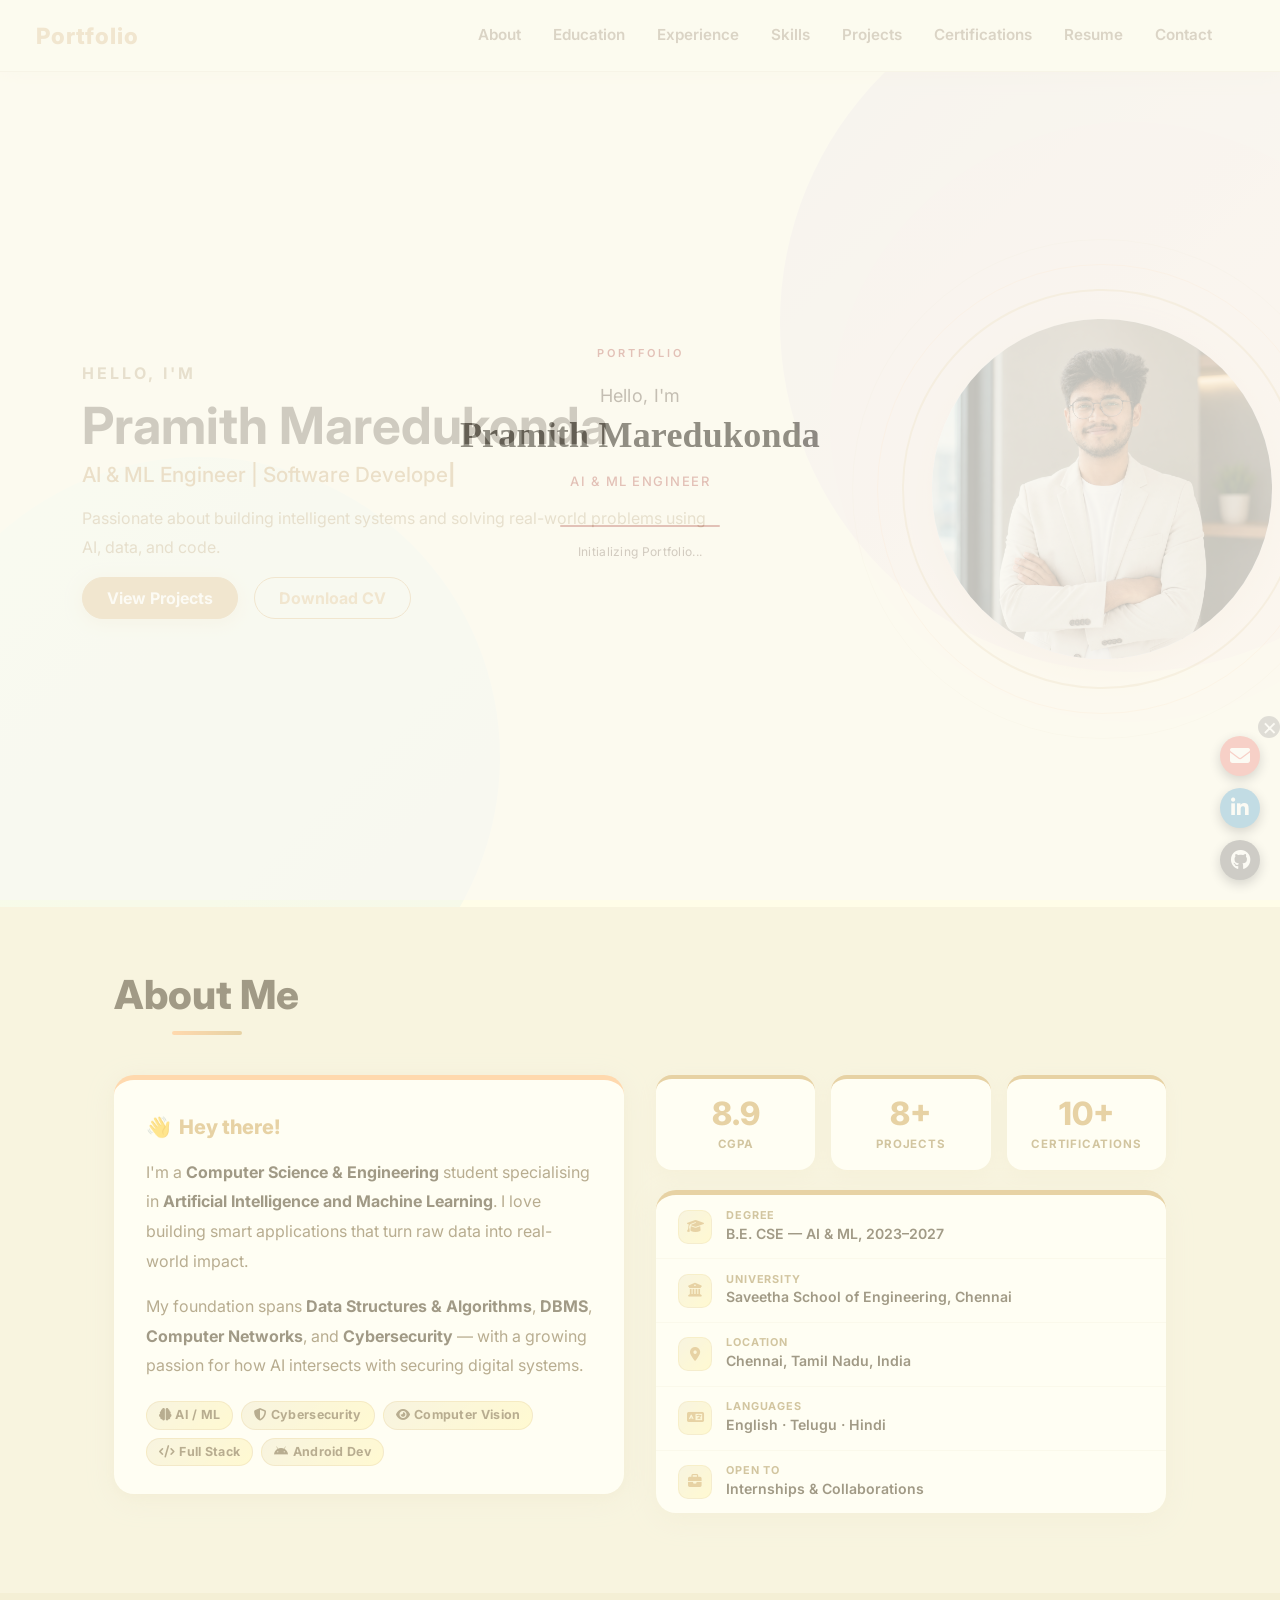
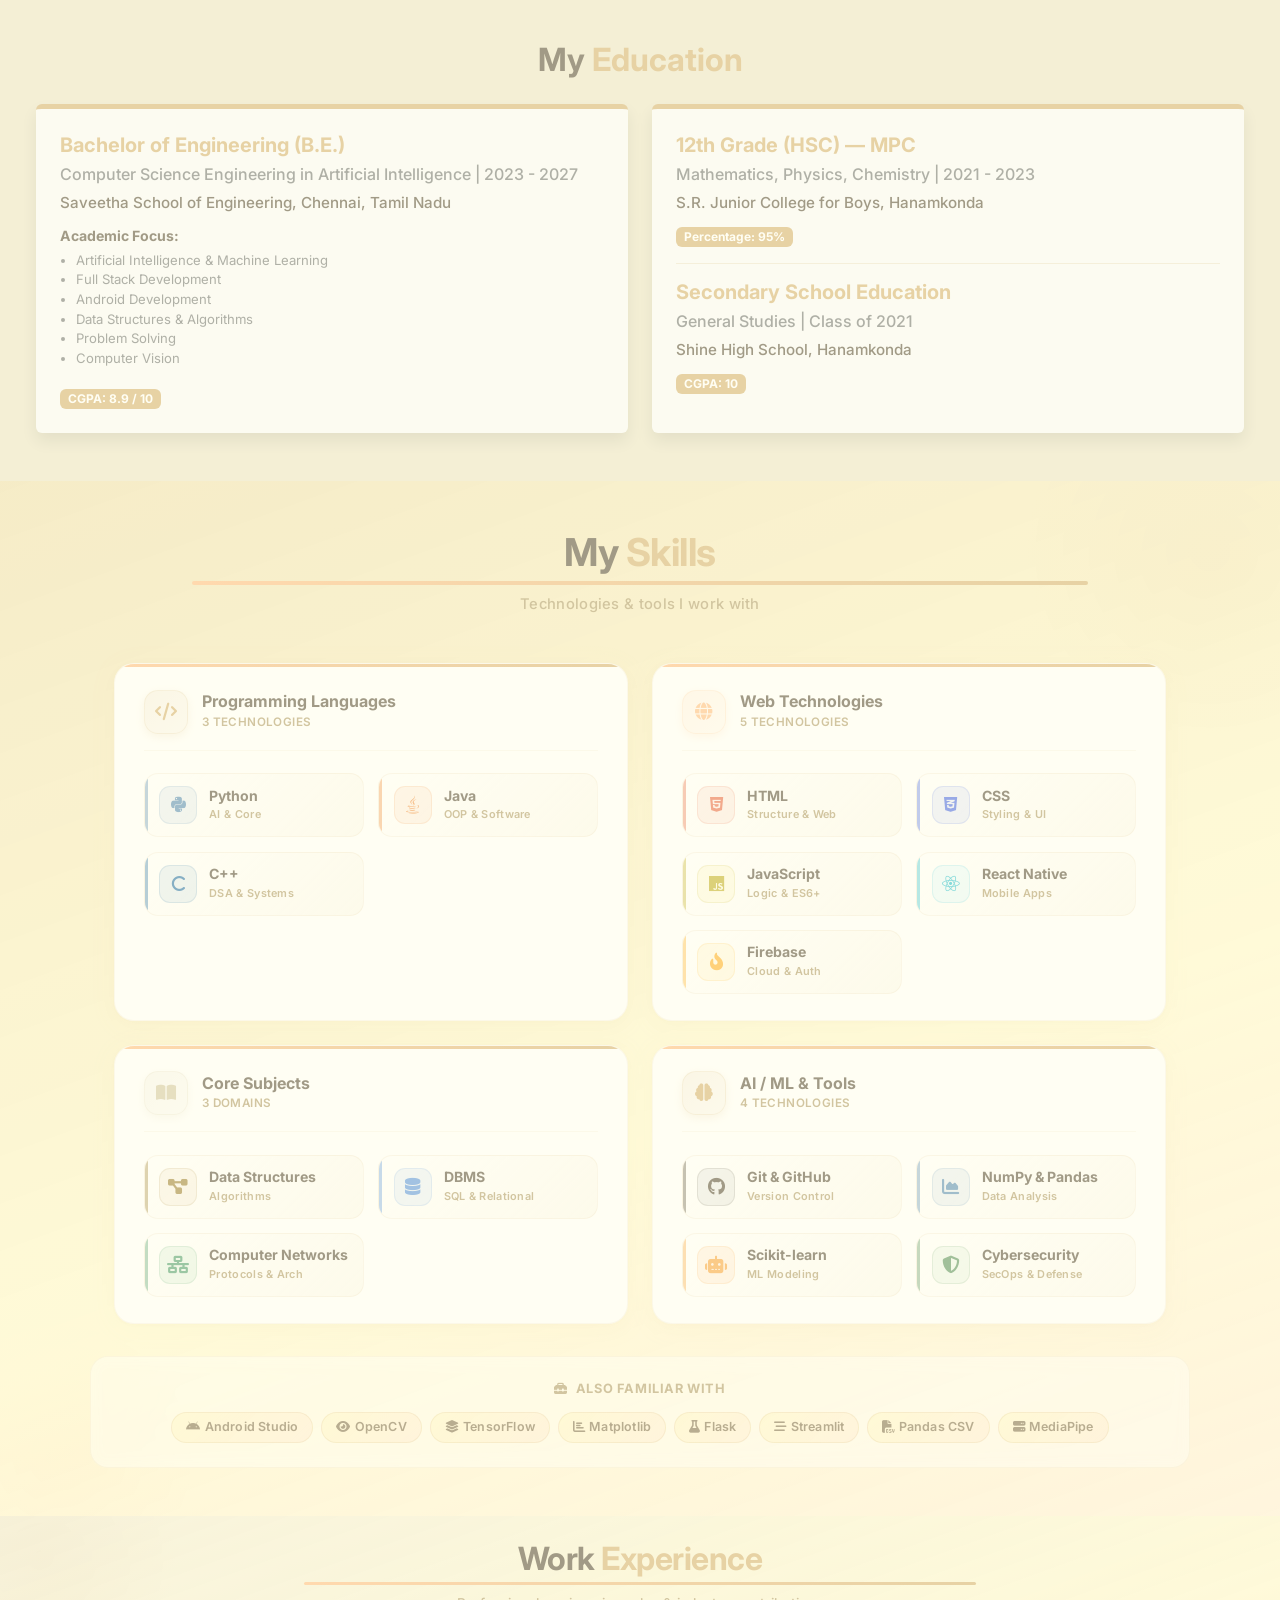
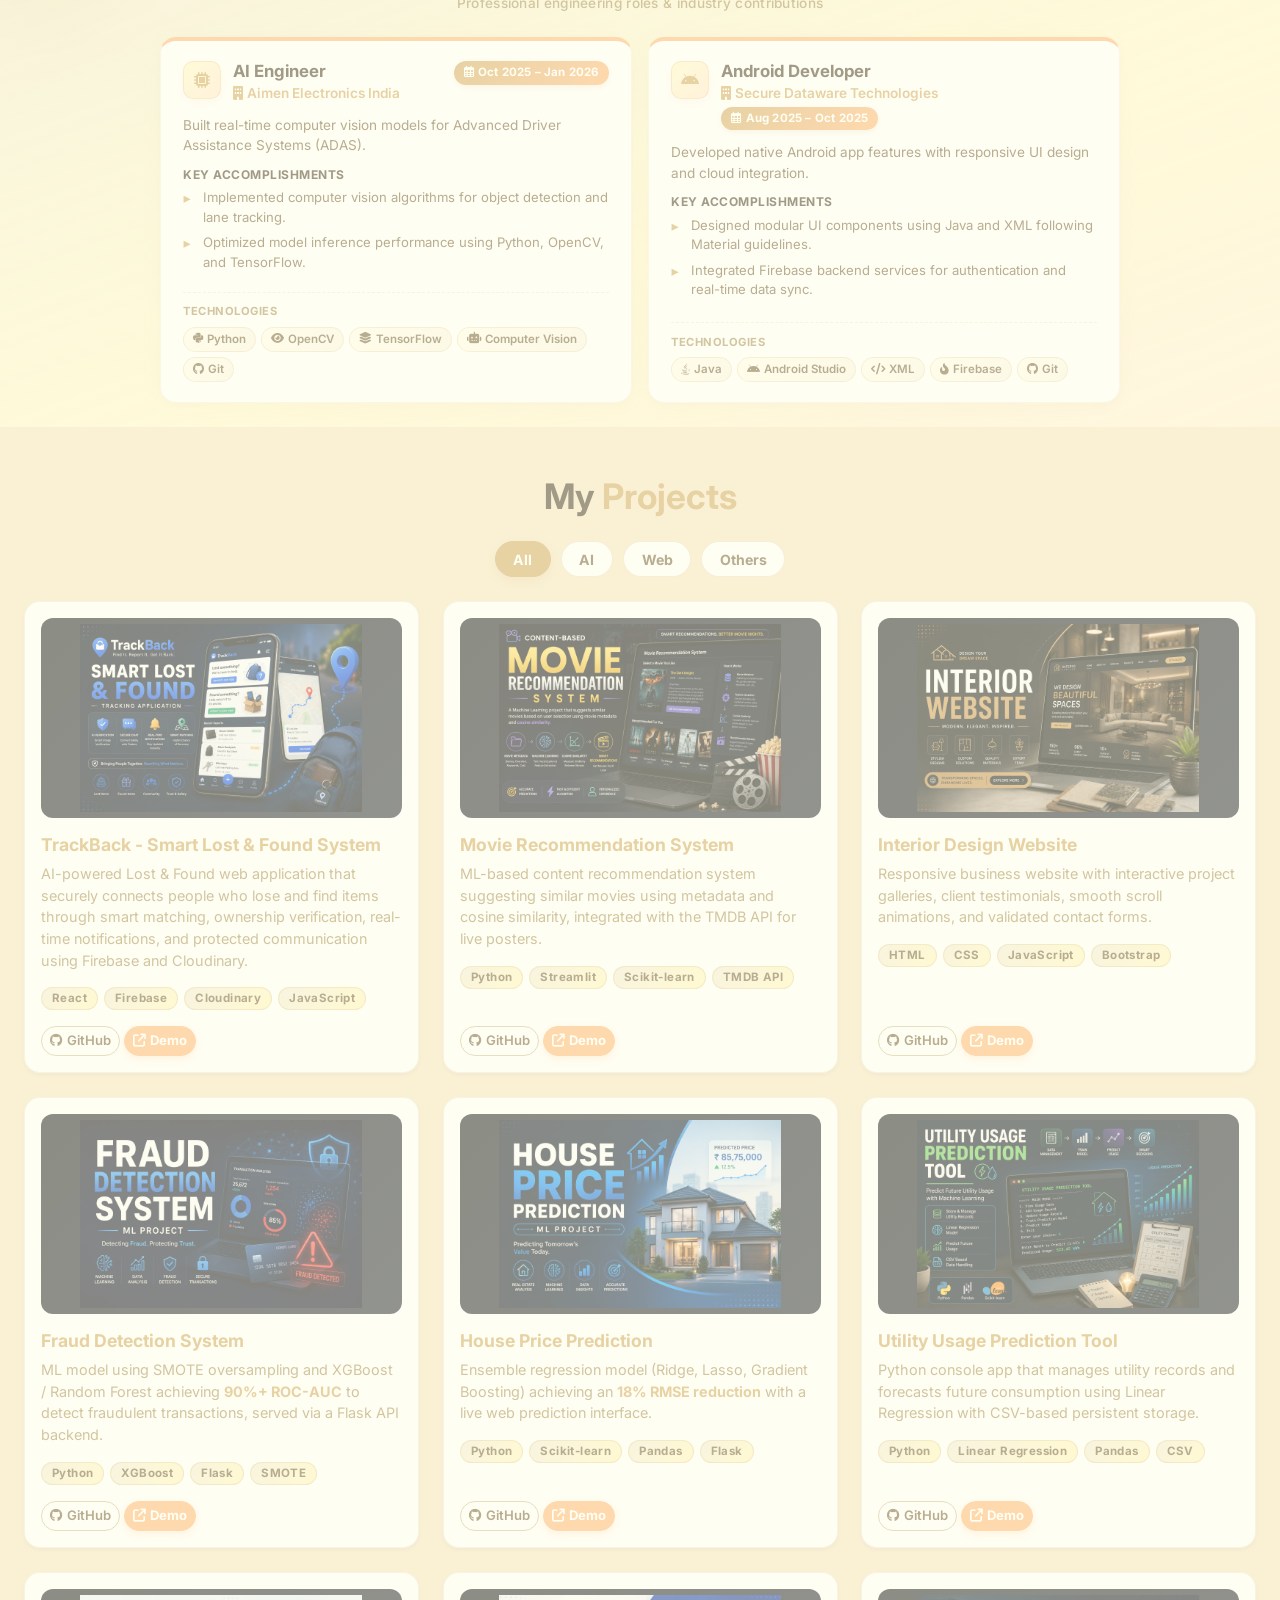
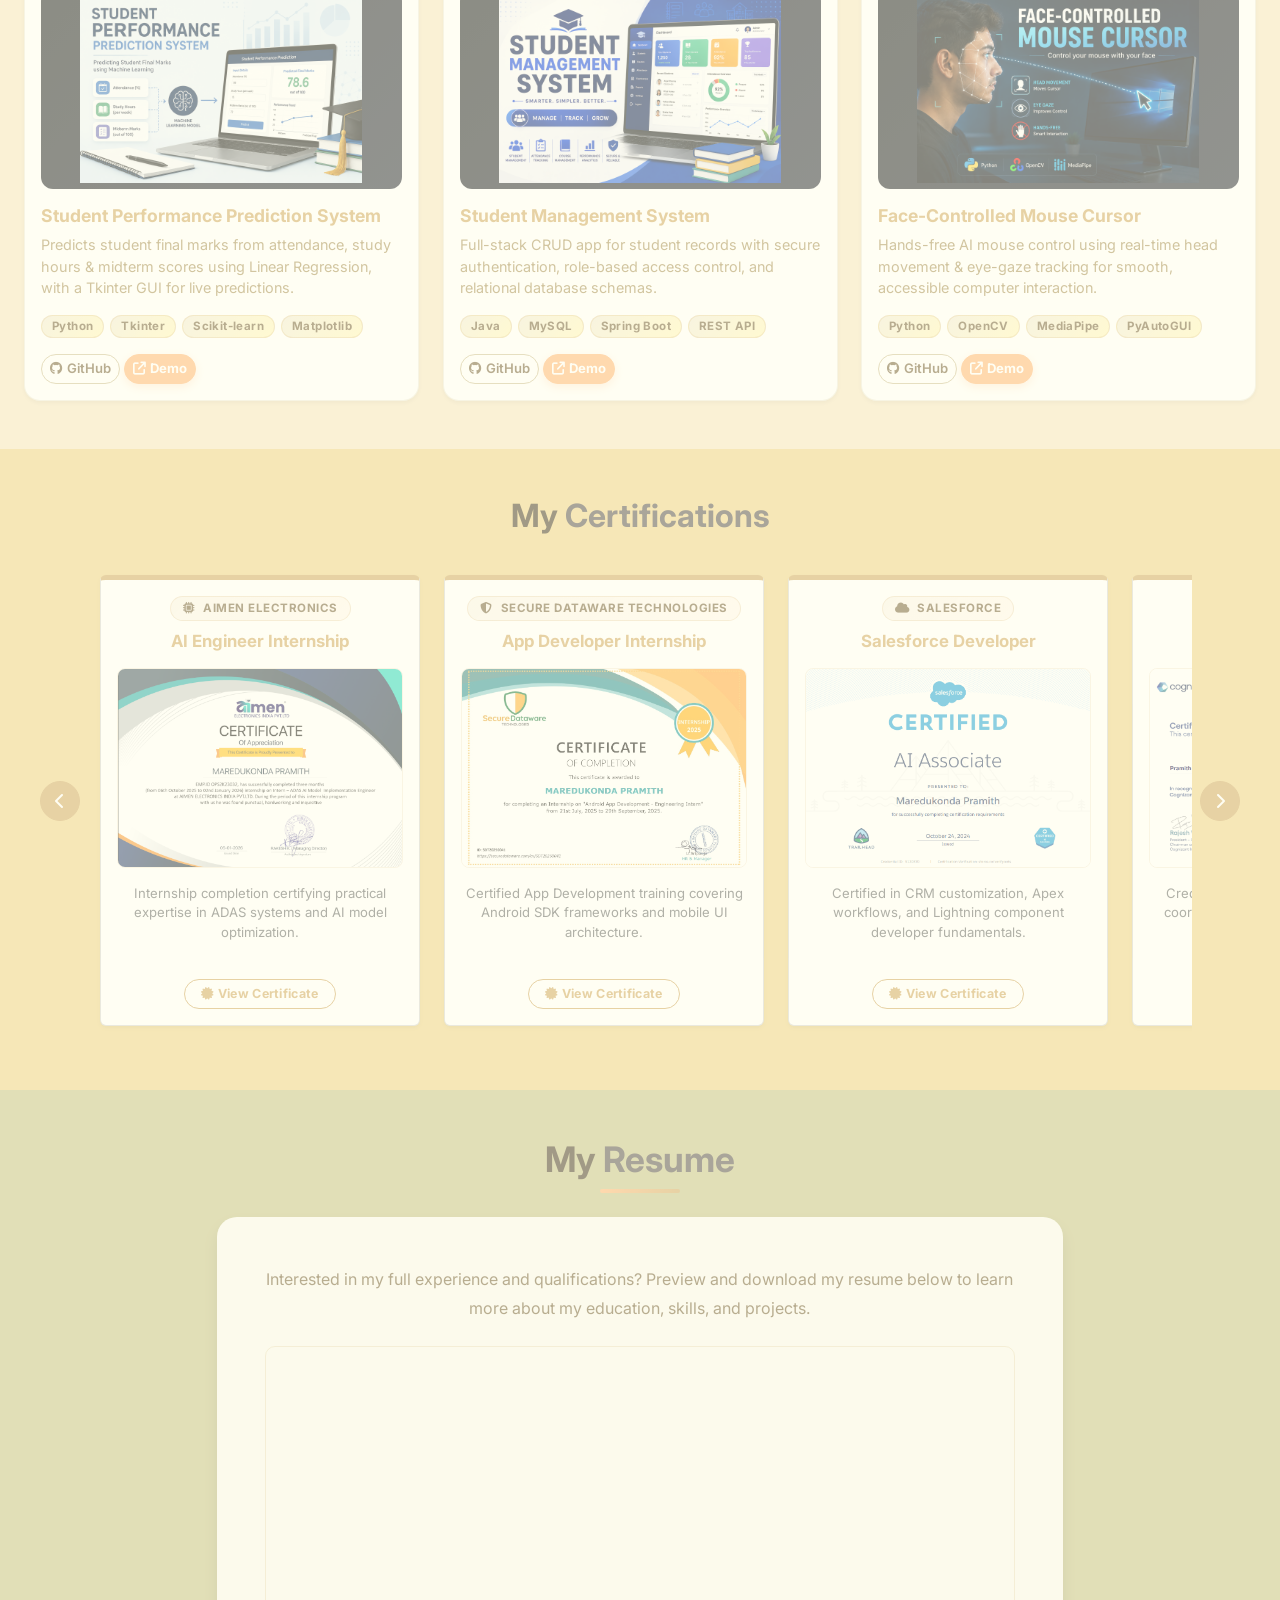
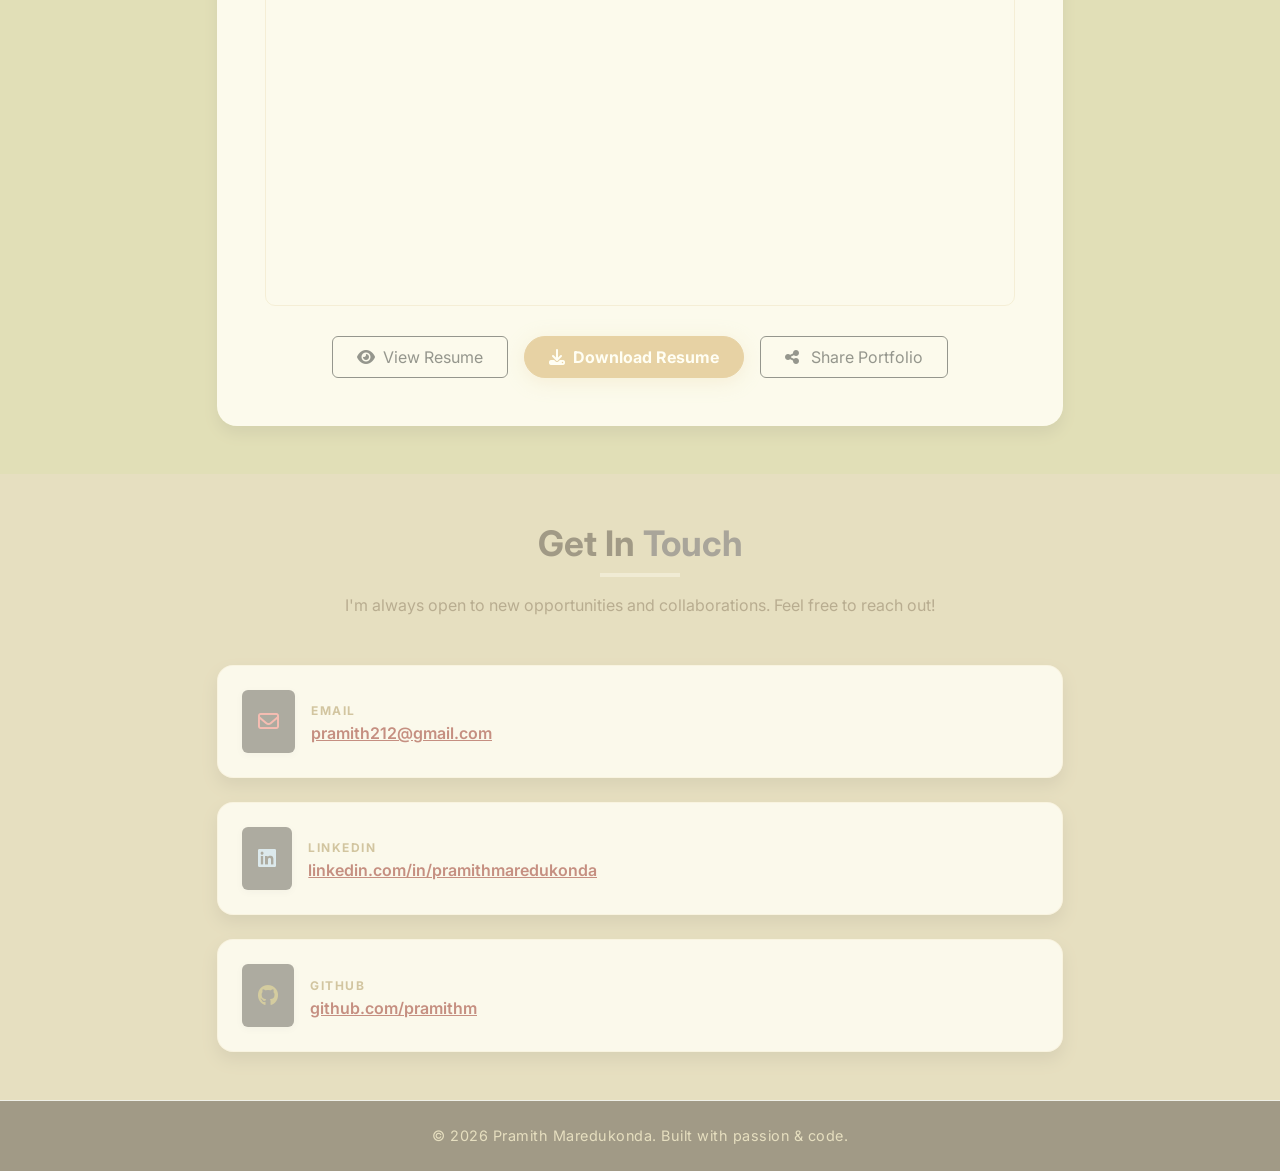
<file: index.html>
<!DOCTYPE html>
<html lang="en">

<head>
  <meta charset="UTF-8">
  <title>Pramith Maredukonda | AI & ML Engineer & Software Developer</title>
  <meta name="viewport" content="width=device-width, initial-scale=1.0">
  <meta name="description"
    content="Official portfolio of Pramith Maredukonda (Prami) - AI/ML Engineer and Software Developer specializing in intelligent systems, machine learning, computer vision, and software engineering.">
  <meta name="keywords"
    content="Pramith Maredukonda, Pramith, Prami, Prami Maredukonda, pramithm, Pramith portfolio, Prami portfolio, AI Engineer, Machine Learning, Software Developer, Saveetha School of Engineering">
  <meta name="author" content="Pramith Maredukonda">

  <!-- Open Graph / Social Sharing -->
  <meta property="og:type" content="website">
  <meta property="og:title" content="Pramith Maredukonda (Prami) | AI & ML Engineer & Software Developer">
  <meta property="og:description"
    content="Official portfolio of Pramith Maredukonda (Prami). Explore projects, work experience, certifications, and AI/ML skills.">
  <meta property="og:image" content="https://pramithm.github.io/assets-portfolio/pramith_images/pic2.png">
  <meta property="og:url" content="https://pramithm.github.io/">
  <meta property="og:site_name" content="Pramith Maredukonda Portfolio">
  <meta property="og:locale" content="en_US">

  <!-- Twitter Card Tags -->
  <meta name="twitter:card" content="summary_large_image">
  <meta name="twitter:title" content="Pramith Maredukonda (Prami) | AI & ML Engineer">
  <meta name="twitter:description" content="Official portfolio of Pramith Maredukonda (Prami), featuring AI/ML projects, experience, and certifications.">
  <meta name="twitter:image" content="https://pramithm.github.io/assets-portfolio/pramith_images/pic2.png">

  <link rel="icon" type="image/png" sizes="96x96" href="assets-portfolio/web_icon_portfolio2.png">
  <link rel="canonical" href="https://pramithm.github.io/">

  <meta name="robots" content="index, follow">
  <meta name="theme-color" content="#b3883e">

  <!-- Structured Data (JSON-LD) for Search Engines -->
  <script type="application/ld+json">
  {
    "@context": "https://schema.org",
    "@type": "Person",
    "name": "Pramith Maredukonda",
    "alternateName": ["Prami", "Pramith", "Prami Maredukonda", "pramithm"],
    "jobTitle": "AI & Machine Learning Engineer",
    "url": "https://pramithm.github.io/",
    "image": "https://pramithm.github.io/assets-portfolio/pramith_images/pic2.png",
    "email": "mailto:pramith212@gmail.com",
    "sameAs": [
      "https://github.com/pramithm",
      "https://www.linkedin.com/in/pramith-maredukonda-346262364/"
    ],
    "knowsAbout": [
      "Artificial Intelligence",
      "Machine Learning",
      "Deep Learning",
      "Python",
      "Computer Vision",
      "OpenCV",
      "MediaPipe",
      "React",
      "Firebase",
      "Java",
      "Data Structures",
      "Algorithms",
      "Cybersecurity"
    ]
  }
</script>

  <!-- Google Fonts Connection -->
  <link rel="preconnect" href="https://fonts.googleapis.com">
  <link rel="preconnect" href="https://fonts.gstatic.com" crossorigin>
  <link href="https://fonts.googleapis.com/css2?family=Inter:wght@300;400;500;600;700;800&display=swap"
    rel="stylesheet">

  <link href="https://cdn.jsdelivr.net/npm/bootstrap@5.3.3/dist/css/bootstrap.min.css" rel="stylesheet">
  <link rel="stylesheet" href="css-portfolio/portfolio_index.css">
  <link rel="stylesheet" href="css-portfolio/intro.css">
  <link rel="stylesheet" href="https://cdnjs.cloudflare.com/ajax/libs/font-awesome/6.5.0/css/all.min.css">
  <link rel="icon" href="favicon.ico">
  <script>
    if (sessionStorage.getItem("introPlayed")) {
      document.documentElement.classList.add("intro-played");
    }
  </script>
  <style>
    html {
      scroll-behavior: smooth;
    }

    #portfolio-wrapper {
      opacity: 0;
      visibility: hidden;
    }

    .intro-played #portfolio-wrapper {
      opacity: 1 !important;
      visibility: visible !important;
    }

    .intro-played #intro {
      display: none !important;
    }

    .typewriter-cursor {
      animation: blink 0.75s step-end infinite;
      color: #b3883e !important;
      font-weight: bold;
    }

    @keyframes blink {

      from,
      to {
        opacity: 1;
      }

      50% {
        opacity: 0;
      }
    }
  </style>
  <noscript>
    <style>
      #portfolio-wrapper {
        opacity: 1 !important;
        visibility: visible !important;
      }

      #intro {
        display: none !important;
      }
    </style>
  </noscript>
  <meta name="google-site-verification" content="l4IwNDzYYGCkEPkPLoquJwLFhrQuRTu7Tlo4yeMEYSo" />
</head>

<body>
  <!-- Loading Effect-->
  <!-- Loading Effect-->
  <div id="intro">

    <div class="intro-content">

      <span class="intro-eyebrow">Portfolio</span>

      <h1 id="intro-name">Hello, I'm</h1>

      <h2 id="intro-title">Pramith Maredukonda</h2>

      <p id="intro-description">AI &amp; ML Engineer</p>

      <div class="progress1">
        <div class="progress-bar1"></div>
      </div>

      <span class="loading1">Initializing Portfolio...</span>

    </div>

  </div>

  <div id="portfolio-wrapper">

    <!-- Nav Bar -->
    <nav class="navbar navbar-expand-lg navbar-custom" id="mainNav">
      <div class="container-fluid">
        <a class="navbar-brand" href="#">Portfolio</a>
        <button class="navbar-toggler bg-transparent" type="button" data-bs-toggle="collapse"
          data-bs-target="#navbarNav" aria-label="Toggle navigation">
          <span class="navbar-toggler-icon"></span>
        </button>
        <div class="collapse navbar-collapse justify-content-end me-4" id="navbarNav">
          <ul class="navbar-nav gap-3">
            <li class="nav-item"><a class="nav-link" href="#about">About</a></li>
            <li class="nav-item"><a class="nav-link" href="#education">Education</a></li>
            <li class="nav-item"><a class="nav-link" href="#experience">Experience</a></li>
            <li class="nav-item"><a class="nav-link" href="#skills">Skills</a></li>
            <li class="nav-item"><a class="nav-link" href="#projects">Projects</a></li>
            <li class="nav-item"><a class="nav-link" href="#certifications">Certifications</a></li>
            <li class="nav-item"><a class="nav-link" href="#resume">Resume</a></li>
            <li class="nav-item"><a class="nav-link" href="#contact">Contact</a></li>
          </ul>
        </div>
      </div>
    </nav>

    <!-- Hero Section -->
    <section class="hero-section py-5">
      <div class="shape1"></div>
      <div class="shape2"></div>
      <div class="shape3"></div>
      <div class="container">
        <div class="row align-items-center gy-5">

          <!-- LEFT CONTENT -->
          <div class="col-lg-7 col-12 hero-text">
            <h5 class="text-uppercase text-muted">Hello, I'm</h5>
            <h1 class="fw-bold">Pramith Maredukonda</h1>
            <h3 class="mb-3" style="color: #b3883e !important;"><span id="typewriter"></span><span
                class="typewriter-cursor">|</span></h3>
            <p class="text-muted">
              Passionate about building intelligent systems and solving real-world problems using AI, data, and code.
            </p>
            <div class="d-flex gap-3 flex-wrap hero-btns">
              <button class="btn btn-dark px-4 py-2"
                onclick="document.getElementById('projects').scrollIntoView({behavior: 'smooth'})">View
                Projects</button>
              <a href="assets-portfolio/Pramith_Resume_VisAI.pdf" download class="btn btn-outline-dark px-4 py-2">Download
                CV</a>
            </div>
          </div>

          <!-- RIGHT IMAGE -->
          <div class="col-lg-4 col-12 text-center ms-lg-auto">
            <div class="hero-img-wrapper mx-auto">
              <div class="ring ring-1"></div>
              <div class="ring ring-2"></div>
              <div class="ring ring-3"></div>
              <img src="assets-portfolio/Pramith_Images/pic2.png" class="img-fluid hero-img"
                alt="Pramith Maredukonda Profile Picture">
            </div>
          </div>

        </div>
      </div>
    </section>

    <!-- About Section -->
    <section class="container-fluid fade-up-element" id="about">
      <div class="about-inner">

        <!-- Section heading -->
        <h1 class="text-center">About Me</h1>

        <div class="about-grid">

          <!-- LEFT: Bio card -->
          <div class="about-bio-card fade-up-element delay-1">
            <div class="about-bio-greeting">
              <span class="wave-emoji">👋</span> Hey there!
            </div>
            <p class="about-bio-text">
              I'm a <strong>Computer Science &amp; Engineering</strong> student specialising in
              <strong>Artificial Intelligence and Machine Learning</strong>. I love building
              smart applications that turn raw data into real-world impact.
            </p>
            <p class="about-bio-text">
              My foundation spans <strong>Data Structures &amp; Algorithms</strong>, <strong>DBMS</strong>,
              <strong>Computer Networks</strong>, and <strong>Cybersecurity</strong> — with a growing
              passion for how AI intersects with securing digital systems.
            </p>

            <!-- Interest Tags -->
            <div class="about-tags">
              <span class="about-tag"><i class="fa-solid fa-brain me-1"></i>AI / ML</span>
              <span class="about-tag"><i class="fa-solid fa-shield-halved me-1"></i>Cybersecurity</span>
              <span class="about-tag"><i class="fa-solid fa-eye me-1"></i>Computer Vision</span>
              <span class="about-tag"><i class="fa-solid fa-code me-1"></i>Full Stack</span>
              <span class="about-tag"><i class="fa-brands fa-android me-1"></i>Android Dev</span>
            </div>
          </div>

          <!-- RIGHT: Quick facts -->
          <div class="about-facts-col fade-up-element delay-2">

            <!-- Stat counters row -->
            <div class="about-stats-row">
              <div class="about-stat">
                <span class="about-stat-num">8.9</span>
                <span class="about-stat-label">CGPA</span>
              </div>
              <div class="about-stat">
                <span class="about-stat-num">8+</span>
                <span class="about-stat-label">Projects</span>
              </div>
              <div class="about-stat">
                <span class="about-stat-num">10+</span>
                <span class="about-stat-label">Certifications</span>
              </div>
            </div>

            <!-- Quick-fact pills -->
            <ul class="about-facts-list">
              <li class="about-fact-item">
                <span class="about-fact-icon"><i class="fa-solid fa-graduation-cap"></i></span>
                <div>
                  <span class="about-fact-label">Degree</span>
                  <span class="about-fact-value">B.E. CSE — AI &amp; ML, 2023–2027</span>
                </div>
              </li>
              <li class="about-fact-item">
                <span class="about-fact-icon"><i class="fa-solid fa-university"></i></span>
                <div>
                  <span class="about-fact-label">University</span>
                  <span class="about-fact-value">Saveetha School of Engineering, Chennai</span>
                </div>
              </li>
              <li class="about-fact-item">
                <span class="about-fact-icon"><i class="fa-solid fa-location-dot"></i></span>
                <div>
                  <span class="about-fact-label">Location</span>
                  <span class="about-fact-value">Chennai, Tamil Nadu, India</span>
                </div>
              </li>
              <li class="about-fact-item">
                <span class="about-fact-icon"><i class="fa-solid fa-language"></i></span>
                <div>
                  <span class="about-fact-label">Languages</span>
                  <span class="about-fact-value">English · Telugu · Hindi</span>
                </div>
              </li>
              <li class="about-fact-item">
                <span class="about-fact-icon"><i class="fa-solid fa-briefcase"></i></span>
                <div>
                  <span class="about-fact-label">Open to</span>
                  <span class="about-fact-value">Internships &amp; Collaborations</span>
                </div>
              </li>
            </ul>

          </div>
        </div>
      </div>
    </section>

    <!-- Education Section -->
    <section class="container-fluid py-5 fade-up-element" id="education" style="background-color: rgb(232, 224, 192);">
      <h2 class="text-center mb-4 fw-bold">My <span class="text-primary"
          style="color: var(--gold) !important;">Education</span></h2>
      <div class="row g-4 px-3 px-md-4 justify-content-center">

        <!-- B.E. -->
        <div class="col-12 col-md-6 d-flex fade-up-element delay-1">
          <div class="p-4 shadow rounded bg-light h-100 w-100" style="border-top: 5px solid var(--gold);">
            <h5 class="fw-bold" style="color: var(--gold);">Bachelor of Engineering (B.E.)</h5>
            <h6 class="text-muted mb-2">Computer Science Engineering in Artificial Intelligence | 2023 - 2027</h6>
            <p class="mb-2" style="font-size: 0.95rem; font-weight: 500;">Saveetha School of Engineering, Chennai, Tamil
              Nadu</p>
            <div class="mb-3">
              <strong style="font-size: 0.88rem; color: var(--text-dark);">Academic Focus:</strong>
              <ul class="text-muted ps-3 mt-1" style="font-size: 0.82rem; line-height: 1.5; margin-bottom: 0;">
                <li>Artificial Intelligence & Machine Learning</li>
                <li>Full Stack Development</li>
                <li>Android Development</li>
                <li>Data Structures & Algorithms</li>
                <li>Problem Solving</li>
                <li>Computer Vision</li>
              </ul>
            </div>
            <div class="mt-auto">
              <span class="badge" style="background-color: var(--gold) !important; color: #fff;">CGPA: 8.9 / 10</span>
            </div>
          </div>
        </div>

        <!-- School Education (12th + 10th combined) -->
        <div class="col-12 col-md-6 d-flex fade-up-element delay-2">
          <div class="p-4 shadow rounded bg-light h-100 w-100" style="border-top: 5px solid var(--gold);">

            <!-- 12th -->
            <h5 class="fw-bold" style="color: var(--gold);">12th Grade (HSC) — MPC</h5>
            <h6 class="text-muted mb-2">Mathematics, Physics, Chemistry | 2021 - 2023</h6>
            <p class="mb-2" style="font-size: 0.95rem; font-weight: 500;">S.R. Junior College for Boys, Hanamkonda</p>
            <div class="mb-3">
              <span class="badge" style="background-color: var(--gold) !important; color: #fff;">Percentage: 95%</span>
            </div>

            <hr class="my-3" style="border-color: var(--gold); opacity: 0.3;">

            <!-- 10th -->
            <h5 class="fw-bold" style="color: var(--gold);">Secondary School Education</h5>
            <h6 class="text-muted mb-2">General Studies | Class of 2021</h6>
            <p class="mb-2" style="font-size: 0.95rem; font-weight: 500;">Shine High School, Hanamkonda</p>
            <div class="mt-auto">
              <span class="badge" style="background-color: var(--gold) !important; color: #fff;">CGPA: 10</span>
            </div>

          </div>
        </div>

      </div>
    </section>

    <!-- Skills Section -->
    <section class="container-fluid py-5 fade-up-element" id="skills">

      <!-- Section Header -->
      <div class="skills-header text-center mb-5">
        <h2 class="fw-bold skills-title">My <span class="skills-accent">Skills</span></h2>
        <p class="skills-subtitle">Technologies & tools I work with</p>
      </div>

      <!-- Category Cards Grid -->
      <div class="skills-cards-grid">

        <!-- Programming Languages -->
        <div class="skill-category-card fade-up-element delay-1">
          <div class="skill-cat-header">
            <div class="skill-cat-icon-wrap" style="--cat-color:#CCA25A;">
              <i class="fa-solid fa-code"></i>
            </div>
            <div>
              <h5 class="skill-cat-title">Programming Languages</h5>
              <p class="skill-cat-count">3 technologies</p>
            </div>
          </div>
          <div class="skill-items-grid">
            <div class="skill-tile" style="--chip-color:#3776AB;">
              <span class="skill-icon-chip" style="--chip-bg:rgba(55,118,171,0.12);--chip-color:#3776AB;">
                <i class="fa-brands fa-python"></i>
              </span>
              <div class="skill-tile-body">
                <span class="skill-item-name">Python</span>
                <span class="skill-item-tag">AI &amp; Core</span>
              </div>
            </div>
            <div class="skill-tile" style="--chip-color:#ED751A;">
              <span class="skill-icon-chip" style="--chip-bg:rgba(237,117,26,0.12);--chip-color:#ED751A;">
                <i class="fa-brands fa-java"></i>
              </span>
              <div class="skill-tile-body">
                <span class="skill-item-name">Java</span>
                <span class="skill-item-tag">OOP &amp; Software</span>
              </div>
            </div>
            <div class="skill-tile" style="--chip-color:#00599C;">
              <span class="skill-icon-chip" style="--chip-bg:rgba(0,89,156,0.12);--chip-color:#00599C;">
                <i class="fa-solid fa-c"></i>
              </span>
              <div class="skill-tile-body">
                <span class="skill-item-name">C++</span>
                <span class="skill-item-tag">DSA &amp; Systems</span>
              </div>
            </div>
          </div>
        </div>

        <!-- Web Technologies -->
        <div class="skill-category-card fade-up-element delay-2">
          <div class="skill-cat-header">
            <div class="skill-cat-icon-wrap" style="--cat-color:#FFB16E;">
              <i class="fa-solid fa-globe"></i>
            </div>
            <div>
              <h5 class="skill-cat-title">Web Technologies</h5>
              <p class="skill-cat-count">5 technologies</p>
            </div>
          </div>
          <div class="skill-items-grid">
            <div class="skill-tile" style="--chip-color:#E44D26;">
              <span class="skill-icon-chip" style="--chip-bg:rgba(228,77,38,0.12);--chip-color:#E44D26;">
                <i class="fa-brands fa-html5"></i>
              </span>
              <div class="skill-tile-body">
                <span class="skill-item-name">HTML</span>
                <span class="skill-item-tag">Structure &amp; Web</span>
              </div>
            </div>
            <div class="skill-tile" style="--chip-color:#264DE4;">
              <span class="skill-icon-chip" style="--chip-bg:rgba(38,77,228,0.12);--chip-color:#264DE4;">
                <i class="fa-brands fa-css3-alt"></i>
              </span>
              <div class="skill-tile-body">
                <span class="skill-item-name">CSS</span>
                <span class="skill-item-tag">Styling &amp; UI</span>
              </div>
            </div>
            <div class="skill-tile" style="--chip-color:#b5a000;">
              <span class="skill-icon-chip" style="--chip-bg:rgba(240,219,79,0.18);--chip-color:#b5a000;">
                <i class="fa-brands fa-js"></i>
              </span>
              <div class="skill-tile-body">
                <span class="skill-item-name">JavaScript</span>
                <span class="skill-item-tag">Logic &amp; ES6+</span>
              </div>
            </div>
            <div class="skill-tile" style="--chip-color:#00B3CB;">
              <span class="skill-icon-chip" style="--chip-bg:rgba(97,218,251,0.15);--chip-color:#00B3CB;">
                <i class="fa-brands fa-react"></i>
              </span>
              <div class="skill-tile-body">
                <span class="skill-item-name">React Native</span>
                <span class="skill-item-tag">Mobile Apps</span>
              </div>
            </div>
            <div class="skill-tile" style="--chip-color:#FFA000;">
              <span class="skill-icon-chip" style="--chip-bg:rgba(255,202,40,0.15);--chip-color:#FFA000;">
                <i class="fa-solid fa-fire-flame-curved"></i>
              </span>
              <div class="skill-tile-body">
                <span class="skill-item-name">Firebase</span>
                <span class="skill-item-tag">Cloud &amp; Auth</span>
              </div>
            </div>
          </div>
        </div>

        <!-- Core Subjects -->
        <div class="skill-category-card fade-up-element delay-1">
          <div class="skill-cat-header">
            <div class="skill-cat-icon-wrap" style="--cat-color:#CBBD93;">
              <i class="fa-solid fa-book-open"></i>
            </div>
            <div>
              <h5 class="skill-cat-title">Core Subjects</h5>
              <p class="skill-cat-count">3 domains</p>
            </div>
          </div>
          <div class="skill-items-grid">
            <div class="skill-tile" style="--chip-color:#8B6914;">
              <span class="skill-icon-chip" style="--chip-bg:rgba(204,162,90,0.15);--chip-color:#8B6914;">
                <i class="fa-solid fa-diagram-project"></i>
              </span>
              <div class="skill-tile-body">
                <span class="skill-item-name">Data Structures</span>
                <span class="skill-item-tag">Algorithms</span>
              </div>
            </div>
            <div class="skill-tile" style="--chip-color:#3C82DC;">
              <span class="skill-icon-chip" style="--chip-bg:rgba(60,130,220,0.12);--chip-color:#3C82DC;">
                <i class="fa-solid fa-database"></i>
              </span>
              <div class="skill-tile-body">
                <span class="skill-item-name">DBMS</span>
                <span class="skill-item-tag">SQL &amp; Relational</span>
              </div>
            </div>
            <div class="skill-tile" style="--chip-color:#2E8B57;">
              <span class="skill-icon-chip" style="--chip-bg:rgba(46,160,67,0.12);--chip-color:#2E8B57;">
                <i class="fa-solid fa-network-wired"></i>
              </span>
              <div class="skill-tile-body">
                <span class="skill-item-name">Computer Networks</span>
                <span class="skill-item-tag">Protocols &amp; Arch</span>
              </div>
            </div>
          </div>
        </div>

        <!-- AI/ML & General Tools -->
        <div class="skill-category-card fade-up-element delay-2">
          <div class="skill-cat-header">
            <div class="skill-cat-icon-wrap" style="--cat-color:#CCA25A;">
              <i class="fa-solid fa-brain"></i>
            </div>
            <div>
              <h5 class="skill-cat-title">AI / ML &amp; Tools</h5>
              <p class="skill-cat-count">4 technologies</p>
            </div>
          </div>
          <div class="skill-items-grid">
            <div class="skill-tile" style="--chip-color:#3A2E1A;">
              <span class="skill-icon-chip" style="--chip-bg:rgba(36,41,47,0.1);--chip-color:#3A2E1A;">
                <i class="fa-brands fa-github"></i>
              </span>
              <div class="skill-tile-body">
                <span class="skill-item-name">Git &amp; GitHub</span>
                <span class="skill-item-tag">Version Control</span>
              </div>
            </div>
            <div class="skill-tile" style="--chip-color:#3776AB;">
              <span class="skill-icon-chip" style="--chip-bg:rgba(55,118,171,0.12);--chip-color:#3776AB;">
                <i class="fa-solid fa-chart-area"></i>
              </span>
              <div class="skill-tile-body">
                <span class="skill-item-name">NumPy &amp; Pandas</span>
                <span class="skill-item-tag">Data Analysis</span>
              </div>
            </div>
            <div class="skill-tile" style="--chip-color:#F7931E;">
              <span class="skill-icon-chip" style="--chip-bg:rgba(255,120,0,0.12);--chip-color:#F7931E;">
                <i class="fa-solid fa-robot"></i>
              </span>
              <div class="skill-tile-body">
                <span class="skill-item-name">Scikit-learn</span>
                <span class="skill-item-tag">ML Modeling</span>
              </div>
            </div>
            <div class="skill-tile" style="--chip-color:#3A7D44;">
              <span class="skill-icon-chip" style="--chip-bg:rgba(100,180,100,0.12);--chip-color:#3A7D44;">
                <i class="fa-solid fa-shield-halved"></i>
              </span>
              <div class="skill-tile-body">
                <span class="skill-item-name">Cybersecurity</span>
                <span class="skill-item-tag">SecOps &amp; Defense</span>
              </div>
            </div>
          </div>
        </div>

      </div><!-- /.skills-cards-grid -->

      <!-- Tools / Tech Chip Cloud -->
      <div class="skills-chips-section fade-up-element delay-3">
        <h6 class="skills-chips-label"><i class="fa-solid fa-toolbox me-2"></i>Also familiar with</h6>
        <div class="skills-chip-cloud">
          <span class="sk-chip"><i class="fa-brands fa-android me-1"></i>Android Studio</span>
          <span class="sk-chip"><i class="fa-solid fa-eye me-1"></i>OpenCV</span>
          <span class="sk-chip"><i class="fa-solid fa-layer-group me-1"></i>TensorFlow</span>
          <span class="sk-chip"><i class="fa-solid fa-chart-bar me-1"></i>Matplotlib</span>
          <span class="sk-chip"><i class="fa-solid fa-flask me-1"></i>Flask</span>
          <span class="sk-chip"><i class="fa-solid fa-stream me-1"></i>Streamlit</span>
          <span class="sk-chip"><i class="fa-solid fa-file-csv me-1"></i>Pandas CSV</span>
          <span class="sk-chip"><i class="fa-solid fa-server me-1"></i>MediaPipe</span>
        </div>
      </div>

    </section>

    <!-- Experience Section -->
    <section class="container-fluid py-4 fade-up-element" id="experience">
      <div class="exp-container">
        <!-- Section Header -->
        <div class="exp-header text-center mb-4">
          <h2 class="fw-bold exp-title">Work <span class="exp-accent">Experience</span></h2>
          <p class="exp-subtitle">Professional engineering roles &amp; industry contributions</p>
        </div>

        <div class="row g-3 justify-content-center">

          <!-- AI Engineer Card -->
          <div class="col-12 col-md-6 d-flex fade-up-element delay-1">
            <div class="exp-card">
              <div class="exp-card-header">
                <div class="exp-company-icon">
                  <i class="fa-solid fa-microchip"></i>
                </div>
                <div class="flex-grow-1">
                  <div class="d-flex justify-content-between align-items-start flex-wrap gap-1">
                    <div>
                      <h4 class="exp-role-title">AI Engineer</h4>
                      <p class="exp-company-name"><i class="fa-solid fa-building me-1"></i>Aimen Electronics India</p>
                    </div>
                    <span class="exp-date-badge">
                      <i class="fa-regular fa-calendar-alt me-1"></i>Oct 2025 – Jan 2026
                    </span>
                  </div>
                </div>
              </div>

              <p class="exp-description">
                Built real-time computer vision models for Advanced Driver Assistance Systems (ADAS).
              </p>

              <h6 class="exp-contrib-heading">Key Accomplishments</h6>
              <ul class="exp-contrib-list">
                <li class="exp-contrib-item">Implemented computer vision algorithms for object detection and lane
                  tracking.</li>
                <li class="exp-contrib-item">Optimized model inference performance using Python, OpenCV, and TensorFlow.
                </li>
              </ul>

              <div class="exp-tech-section">
                <span class="exp-tech-label">Technologies</span>
                <div class="exp-tech-chips">
                  <span class="exp-tech-chip"><i class="fa-brands fa-python"></i> Python</span>
                  <span class="exp-tech-chip"><i class="fa-solid fa-eye"></i> OpenCV</span>
                  <span class="exp-tech-chip"><i class="fa-solid fa-layer-group"></i> TensorFlow</span>
                  <span class="exp-tech-chip"><i class="fa-solid fa-robot"></i> Computer Vision</span>
                  <span class="exp-tech-chip"><i class="fa-brands fa-github"></i> Git</span>
                </div>
              </div>
            </div>
          </div>

          <!-- Android Developer Card -->
          <div class="col-12 col-md-6 d-flex fade-up-element delay-2">
            <div class="exp-card">
              <div class="exp-card-header">
                <div class="exp-company-icon">
                  <i class="fa-brands fa-android"></i>
                </div>
                <div class="flex-grow-1">
                  <div class="d-flex justify-content-between align-items-start flex-wrap gap-1">
                    <div>
                      <h4 class="exp-role-title">Android Developer</h4>
                      <p class="exp-company-name"><i class="fa-solid fa-building me-1"></i>Secure Dataware Technologies
                      </p>
                    </div>
                    <span class="exp-date-badge">
                      <i class="fa-regular fa-calendar-alt me-1"></i>Aug 2025 – Oct 2025
                    </span>
                  </div>
                </div>
              </div>

              <p class="exp-description">
                Developed native Android app features with responsive UI design and cloud integration.
              </p>

              <h6 class="exp-contrib-heading">Key Accomplishments</h6>
              <ul class="exp-contrib-list">
                <li class="exp-contrib-item">Designed modular UI components using Java and XML following Material
                  guidelines.</li>
                <li class="exp-contrib-item">Integrated Firebase backend services for authentication and real-time data
                  sync.</li>
              </ul>

              <div class="exp-tech-section">
                <span class="exp-tech-label">Technologies</span>
                <div class="exp-tech-chips">
                  <span class="exp-tech-chip"><i class="fa-brands fa-java"></i> Java</span>
                  <span class="exp-tech-chip"><i class="fa-brands fa-android"></i> Android Studio</span>
                  <span class="exp-tech-chip"><i class="fa-solid fa-code"></i> XML</span>
                  <span class="exp-tech-chip"><i class="fa-solid fa-fire-flame-curved"></i> Firebase</span>
                  <span class="exp-tech-chip"><i class="fa-brands fa-github"></i> Git</span>
                </div>
              </div>
            </div>
          </div>

        </div>
      </div>
    </section>

    <!-- Projects Section -->
    <section class="container-fluid py-5 fade-up-element" id="projects">
      <h2 class="text-center mb-4 fw-bold">My <span class="text-primary">Projects</span></h2>

      <div class="text-center mb-4">
        <button class="btn btn-primary filter-btn" data-filter="all">All</button>
        <button class="btn btn-light filter-btn" data-filter="ai">AI</button>
        <button class="btn btn-light filter-btn" data-filter="web">Web</button>
        <button class="btn btn-light filter-btn" data-filter="other">Others</button>
      </div>

      <div class="row g-4 px-3 px-md-4" id="projectContainer">
        <!-- TrackBack Application -->
        <div class="col-12 col-md-6 col-lg-4 d-flex project-card fade-up-element delay-1" data-category="web">
          <div class="card p-3 shadow-sm w-100 h-100">
            <div class="project-img-wrapper">
              <img src="assets-portfolio/project_thumbnail/TrackBack.png" class="project-thumbnail"
                alt="TrackBack Application Thumbnail">
            </div>

            <h5>TrackBack - Smart Lost &amp; Found System</h5>

            <p>
              AI-powered Lost &amp; Found web application that securely connects people who lose
              and find items through smart matching, ownership verification, real-time
              notifications, and protected communication using Firebase and Cloudinary.
            </p>

            <div class="project-tech-stack mb-3">
              <span class="tech-badge">React</span>
              <span class="tech-badge">Firebase</span>
              <span class="tech-badge">Cloudinary</span>
              <span class="tech-badge">JavaScript</span>
            </div>

            <div class="mt-auto">
              <a href="https://github.com/pramithm/TrackBack-Web-PDD" target="_blank" rel="noopener noreferrer"
                class="btn btn-outline-dark btn-sm">
                <i class="fa-brands fa-github me-1"></i>GitHub
              </a>
              <a href="https://pramithm.github.io/TrackBack-Web-PDD/" target="_blank" rel="noopener noreferrer"
                class="btn btn-primary btn-sm">
                <i class="fa-solid fa-arrow-up-right-from-square me-1"></i>Demo
              </a>
            </div>
          </div>
        </div>

        <!-- Movie Recommendation System -->
        <div class="col-12 col-md-6 col-lg-4 d-flex project-card fade-up-element delay-1" data-category="ai">
          <div class="card p-3 shadow-sm w-100 h-100">
            <div class="project-img-wrapper">
              <img src="assets-portfolio/project_thumbnail/Movie_recommendation_system.png" class="project-thumbnail"
                alt="Movie Recommendation System Thumbnail">
            </div>

            <h5>Movie Recommendation System</h5>

            <p>
              ML-based content recommendation system suggesting similar movies using metadata
              and cosine similarity, integrated with the TMDB API for live posters.
            </p>

            <div class="project-tech-stack mb-3">
              <span class="tech-badge">Python</span>
              <span class="tech-badge">Streamlit</span>
              <span class="tech-badge">Scikit-learn</span>
              <span class="tech-badge">TMDB API</span>
            </div>

            <div class="mt-auto">
              <a href="https://github.com/pramithm/Movie-Recommendation-System" target="_blank"
                rel="noopener noreferrer" class="btn btn-outline-dark btn-sm">
                <i class="fa-brands fa-github me-1"></i>GitHub
              </a>
              <a href="https://movierecommendationsystempramith.streamlit.app/" target="_blank"
                rel="noopener noreferrer" class="btn btn-primary btn-sm">
                <i class="fa-solid fa-arrow-up-right-from-square me-1"></i>Demo
              </a>
            </div>
          </div>
        </div>

        <!-- Interior Design Website -->
        <div class="col-12 col-md-6 col-lg-4 d-flex project-card fade-up-element delay-2" data-category="web">
          <div class="card p-3 shadow-sm w-100 h-100">
            <div class="project-img-wrapper">
              <img src="assets-portfolio/project_thumbnail/Interior Website.png" class="project-thumbnail"
                alt="Interior Design Website Thumbnail">
            </div>
            <h5>Interior Design Website</h5>
            <p>Responsive business website with interactive project galleries, client testimonials,
              smooth scroll animations, and validated contact forms.</p>

            <div class="project-tech-stack mb-3">
              <span class="tech-badge">HTML</span>
              <span class="tech-badge">CSS</span>
              <span class="tech-badge">JavaScript</span>
              <span class="tech-badge">Bootstrap</span>
            </div>

            <div class="mt-auto">
              <a href="https://github.com/pramithm/Interior-Business-Website" target="_blank" rel="noopener noreferrer"
                class="btn btn-outline-dark btn-sm"><i class="fa-brands fa-github me-1"></i>GitHub</a>
              <a href="https://agapeinteriors.in/" target="_blank" rel="noopener noreferrer"
                class="btn btn-primary btn-sm"><i class="fa-solid fa-arrow-up-right-from-square me-1"></i>Demo</a>
            </div>
          </div>
        </div>

        <!-- Fraud Detection System -->
        <div class="col-12 col-md-6 col-lg-4 d-flex project-card fade-up-element delay-1" data-category="ai">
          <div class="card p-3 shadow-sm w-100 h-100">
            <div class="project-img-wrapper">
              <img src="assets-portfolio/project_thumbnail/Fraud_Detection.png" class="project-thumbnail"
                alt="Fraud Detection System Thumbnail">
            </div>
            <h5>Fraud Detection System</h5>
            <p>ML model using SMOTE oversampling and XGBoost / Random Forest achieving
              <strong style="color:var(--gold)">90%+ ROC-AUC</strong> to detect fraudulent transactions,
              served via a Flask API backend.
            </p>

            <div class="project-tech-stack mb-3">
              <span class="tech-badge">Python</span>
              <span class="tech-badge">XGBoost</span>
              <span class="tech-badge">Flask</span>
              <span class="tech-badge">SMOTE</span>
            </div>

            <div class="mt-auto">
              <a href="https://github.com/pramithm/CodeVedX-Internship/tree/main/Project-3/fake-news-detection"
                target="_blank" rel="noopener noreferrer" class="btn btn-outline-dark btn-sm"><i
                  class="fa-brands fa-github me-1"></i>GitHub</a>
              <a href="https://fake-news-predict.vercel.app/" target="_blank" rel="noopener noreferrer"
                class="btn btn-primary btn-sm"><i class="fa-solid fa-arrow-up-right-from-square me-1"></i>Demo</a>
            </div>
          </div>
        </div>

        <!-- House Price Prediction -->
        <div class="col-12 col-md-6 col-lg-4 d-flex project-card fade-up-element delay-3" data-category="ai">
          <div class="card p-3 shadow-sm w-100 h-100">
            <div class="project-img-wrapper">
              <img src="assets-portfolio/project_thumbnail/House Price Predication.png" class="project-thumbnail"
                alt="House Price Prediction Thumbnail">
            </div>
            <h5>House Price Prediction</h5>
            <p>Ensemble regression model (Ridge, Lasso, Gradient Boosting) achieving an
              <strong style="color:var(--gold)">18% RMSE reduction</strong> with a live web prediction interface.
            </p>

            <div class="project-tech-stack mb-3">
              <span class="tech-badge">Python</span>
              <span class="tech-badge">Scikit-learn</span>
              <span class="tech-badge">Pandas</span>
              <span class="tech-badge">Flask</span>
            </div>

            <div class="mt-auto">
              <a href="https://github.com/pramithm/House-Price-Predication/tree/main" target="_blank"
                rel="noopener noreferrer" class="btn btn-outline-dark btn-sm"><i
                  class="fa-brands fa-github me-1"></i>GitHub</a>
              <a href="unwanted.html" target="_blank" rel="noopener noreferrer" class="btn btn-primary btn-sm"><i
                  class="fa-solid fa-arrow-up-right-from-square me-1"></i>Demo</a>
            </div>
          </div>
        </div>

        <!-- Utility Usage Prediction Tool -->
        <div class="col-12 col-md-6 col-lg-4 d-flex project-card fade-up-element delay-3" data-category="ai">
          <div class="card p-3 shadow-sm w-100 h-100">
            <div class="project-img-wrapper">
              <img src="assets-portfolio/project_thumbnail/Utility Usage Prediction Tool.png" class="project-thumbnail"
                alt="Utility Usage Prediction Tool Thumbnail">
            </div>

            <h5>Utility Usage Prediction Tool</h5>

            <p>Python console app that manages utility records and forecasts future
              consumption using Linear Regression with CSV-based persistent storage.</p>

            <div class="project-tech-stack mb-3">
              <span class="tech-badge">Python</span>
              <span class="tech-badge">Linear Regression</span>
              <span class="tech-badge">Pandas</span>
              <span class="tech-badge">CSV</span>
            </div>

            <div class="mt-auto">
              <a href="https://github.com/pramithm/CodeVedX-Internship/tree/main/Project-1/Utility_Usage_Prediction_Tool"
                target="_blank" rel="noopener noreferrer" class="btn btn-outline-dark btn-sm">
                <i class="fa-brands fa-github me-1"></i>GitHub
              </a>
              <a href="https://utility-usage-prediction-tool.vercel.app/" target="_blank" rel="noopener noreferrer"
                class="btn btn-primary btn-sm">
                <i class="fa-solid fa-arrow-up-right-from-square me-1"></i>Demo
              </a>
            </div>
          </div>
        </div>

        <!-- Student Performance Prediction System -->
        <div class="col-12 col-md-6 col-lg-4 d-flex project-card fade-up-element delay-3" data-category="ai">
          <div class="card p-3 shadow-sm w-100 h-100">
            <div class="project-img-wrapper">
              <img src="assets-portfolio/project_thumbnail/Student Performance Prediction.png" class="project-thumbnail"
                alt="Student Performance Prediction System Thumbnail">
            </div>

            <h5>Student Performance Prediction System</h5>

            <p>Predicts student final marks from attendance, study hours &amp; midterm scores
              using Linear Regression, with a Tkinter GUI for live predictions.</p>

            <div class="project-tech-stack mb-3">
              <span class="tech-badge">Python</span>
              <span class="tech-badge">Tkinter</span>
              <span class="tech-badge">Scikit-learn</span>
              <span class="tech-badge">Matplotlib</span>
            </div>

            <div class="mt-auto">
              <a href="https://github.com/pramithm/CodeVedX-Internship/blob/main/Project-2/Student_Performance_Prediction/README.md"
                target="_blank" rel="noopener noreferrer" class="btn btn-outline-dark btn-sm">
                <i class="fa-brands fa-github me-1"></i>GitHub
              </a>
              <a href="https://student-performanc.vercel.app/" target="_blank" rel="noopener noreferrer"
                class="btn btn-primary btn-sm">
                <i class="fa-solid fa-arrow-up-right-from-square me-1"></i>Demo
              </a>
            </div>
          </div>
        </div>


        <!-- Student Management System -->
        <div class="col-12 col-md-6 col-lg-4 d-flex project-card fade-up-element delay-1" data-category="other">
          <div class="card p-3 shadow-sm w-100 h-100">
            <div class="project-img-wrapper">
              <img src="assets-portfolio/project_thumbnail/Student Management System.png" class="project-thumbnail"
                alt="Student Management System Thumbnail">
            </div>
            <h5>Student Management System</h5>
            <p>Full-stack CRUD app for student records with secure authentication,
              role-based access control, and relational database schemas.</p>

            <div class="project-tech-stack mb-3">
              <span class="tech-badge">Java</span>
              <span class="tech-badge">MySQL</span>
              <span class="tech-badge">Spring Boot</span>
              <span class="tech-badge">REST API</span>
            </div>

            <div class="mt-auto">
              <a href="unwanted.html" target="_blank" rel="noopener noreferrer" class="btn btn-outline-dark btn-sm"><i
                  class="fa-brands fa-github me-1"></i>GitHub</a>
              <a href="unwanted.html" target="_blank" rel="noopener noreferrer" class="btn btn-primary btn-sm"><i
                  class="fa-solid fa-arrow-up-right-from-square me-1"></i>Demo</a>
            </div>
          </div>
        </div>

        <!-- Face-Controlled Mouse Cursor -->
        <div class="col-12 col-md-6 col-lg-4 d-flex project-card fade-up-element delay-1" data-category="ai">
          <div class="card p-3 shadow-sm w-100 h-100">
            <div class="project-img-wrapper">
              <img src="assets-portfolio/project_thumbnail/Face_controlled_mouse.png" class="project-thumbnail"
                alt="Face-Controlled Mouse Cursor Thumbnail">
            </div>

            <h5>Face-Controlled Mouse Cursor</h5>

            <p>Hands-free AI mouse control using real-time head movement &amp; eye-gaze tracking
              for smooth, accessible computer interaction.</p>

            <div class="project-tech-stack mb-3">
              <span class="tech-badge">Python</span>
              <span class="tech-badge">OpenCV</span>
              <span class="tech-badge">MediaPipe</span>
              <span class="tech-badge">PyAutoGUI</span>
            </div>

            <div class="mt-auto">
              <a href="https://github.com/pramithm/Face-Mouse-Cursor" target="_blank" rel="noopener noreferrer"
                class="btn btn-outline-dark btn-sm">
                <i class="fa-brands fa-github me-1"></i>GitHub
              </a>
              <a href="unwanted.html" target="_blank" rel="noopener noreferrer" class="btn btn-primary btn-sm">
                <i class="fa-solid fa-arrow-up-right-from-square me-1"></i>Demo
              </a>
            </div>
          </div>
        </div>



      </div>
    </section>

    <!-- Certifications Section -->
    <section class="container-fluid py-5 fade-up-element" id="certifications"
      style="background-color: rgba(233, 196, 102, 0.794);">
      <h2 class="text-center mb-4 fw-bold">My <span class="text-primary"
          style="color: rgb(74, 68, 68) !important;">Certifications</span></h2>

      <div class="position-relative px-md-5 mx-auto" style="max-width: 1200px;">
        <!-- Scroll Container -->
        <div class="d-flex overflow-auto gap-4 py-3 px-2 no-scrollbar" id="certScrollContainer"
          style="scroll-behavior: smooth; -webkit-overflow-scrolling: touch;">

          <!-- Card 1: SQL Specialist -->
          <div class="flex-shrink-0" style="width: 320px;">
            <div class="card p-3 shadow-sm h-100 bg-white d-flex flex-column"
              style="border-top: 5px solid var(--gold);">
              <div class="cert-issuer-badge"><i class="fa-solid fa-building-columns me-1"></i>Oracle</div>
              <h5 class="fw-bold text-center mb-3" style="color: var(--gold); font-size: 1.05rem;">SQL Database
                Specialist</h5>
              <div class="cert-img-wrapper">
                <a href="assets-portfolio/certificates/SQL Certificate.png" target="_blank" rel="noopener noreferrer">
                  <img src="assets-portfolio/certificates/SQL Certificate.png"
                    alt="SQL Database Specialist Certification" class="w-100 h-100 object-fit-cover hover-zoom">
                </a>
              </div>
              <p class="text-muted text-center mt-3 mb-0" style="font-size: 0.82rem; line-height: 1.5;">
                Certified in structured querying, relational schema designs, and database performance tuning.
              </p>
              <div class="mt-auto pt-3 text-center">
                <a href="assets-portfolio/certificates/SQL Certificate.png" target="_blank" rel="noopener noreferrer"
                  class="btn btn-sm cert-view-btn"><i class="fa-solid fa-certificate me-1"></i>View Certificate</a>
              </div>
            </div>
          </div>

          <!-- Card 2: AI Engineer Intern -->
          <div class="flex-shrink-0" style="width: 320px;">
            <div class="card p-3 shadow-sm h-100 bg-white d-flex flex-column"
              style="border-top: 5px solid var(--gold);">
              <div class="cert-issuer-badge"><i class="fa-solid fa-microchip me-1"></i>Aimen Electronics</div>
              <h5 class="fw-bold text-center mb-3" style="color: var(--gold); font-size: 1.05rem;">AI Engineer
                Internship</h5>
              <div class="cert-img-wrapper">
                <a href="assets-portfolio/certificates/Aimen certificate.png" target="_blank" rel="noopener noreferrer">
                  <img src="assets-portfolio/certificates/Aimen certificate.png"
                    alt="AI Engineer Internship Certificate" class="w-100 h-100 object-fit-cover hover-zoom">
                </a>
              </div>
              <p class="text-muted text-center mt-3 mb-0" style="font-size: 0.82rem; line-height: 1.5;">
                Internship completion certifying practical expertise in ADAS systems and AI model optimization.
              </p>
              <div class="mt-auto pt-3 text-center">
                <a href="assets-portfolio/certificates/Aimen certificate.png" target="_blank" rel="noopener noreferrer"
                  class="btn btn-sm cert-view-btn"><i class="fa-solid fa-certificate me-1"></i>View Certificate</a>
              </div>
            </div>
          </div>

          <!-- Card 3: App Developer Intern -->
          <div class="flex-shrink-0" style="width: 320px;">
            <div class="card p-3 shadow-sm h-100 bg-white d-flex flex-column"
              style="border-top: 5px solid var(--gold);">
              <div class="cert-issuer-badge"><i class="fa-solid fa-shield-halved me-1"></i>Secure Dataware Technologies
              </div>
              <h5 class="fw-bold text-center mb-3" style="color: var(--gold); font-size: 1.05rem;">App Developer
                Internship</h5>
              <div class="cert-img-wrapper">
                <a href="assets-portfolio/certificates/secure dataware certificate.png" target="_blank"
                  rel="noopener noreferrer">
                  <img src="assets-portfolio/certificates/secure dataware certificate.png"
                    alt="App Developer Internship Certificate" class="w-100 h-100 object-fit-cover hover-zoom">
                </a>
              </div>
              <p class="text-muted text-center mt-3 mb-0" style="font-size: 0.82rem; line-height: 1.5;">
                Certified App Development training covering Android SDK frameworks and mobile UI architecture.
              </p>
              <div class="mt-auto pt-3 text-center">
                <a href="assets-portfolio/certificates/secure dataware certificate.png" target="_blank"
                  rel="noopener noreferrer" class="btn btn-sm cert-view-btn"><i
                    class="fa-solid fa-certificate me-1"></i>View Certificate</a>
              </div>
            </div>
          </div>

          <!-- Card 4: Salesforce Developer -->
          <div class="flex-shrink-0" style="width: 320px;">
            <div class="card p-3 shadow-sm h-100 bg-white d-flex flex-column"
              style="border-top: 5px solid var(--gold);">
              <div class="cert-issuer-badge"><i class="fa-solid fa-cloud me-1"></i>Salesforce</div>
              <h5 class="fw-bold text-center mb-3" style="color: var(--gold); font-size: 1.05rem;">Salesforce Developer
              </h5>
              <div class="cert-img-wrapper">
                <a href="assets-portfolio/certificates/saleforce.png" target="_blank" rel="noopener noreferrer">
                  <img src="assets-portfolio/certificates/saleforce.png" alt="Salesforce Developer Certification"
                    class="w-100 h-100 object-fit-cover hover-zoom">
                </a>
              </div>
              <p class="text-muted text-center mt-3 mb-0" style="font-size: 0.82rem; line-height: 1.5;">
                Certified in CRM customization, Apex workflows, and Lightning component developer fundamentals.
              </p>
              <div class="mt-auto pt-3 text-center">
                <a href="assets-portfolio/certificates/saleforce.png" target="_blank" rel="noopener noreferrer"
                  class="btn btn-sm cert-view-btn"><i class="fa-solid fa-certificate me-1"></i>View Certificate</a>
              </div>
            </div>
          </div>

          <!-- Card 5: Cognizant Hackathon -->
          <div class="flex-shrink-0" style="width: 320px;">
            <div class="card p-3 shadow-sm h-100 bg-white d-flex flex-column"
              style="border-top: 5px solid var(--gold);">
              <div class="cert-issuer-badge"><i class="fa-solid fa-trophy me-1"></i>Cognizant</div>
              <h5 class="fw-bold text-center mb-3" style="color: var(--gold); font-size: 1.05rem;">Cognizant Hackathon
              </h5>
              <div class="cert-img-wrapper">
                <a href="assets-portfolio/certificates/cognizant hackathon.png" target="_blank"
                  rel="noopener noreferrer">
                  <img src="assets-portfolio/certificates/cognizant hackathon.png" alt="Cognizant Hackathon Certificate"
                    class="w-100 h-100 object-fit-cover hover-zoom">
                </a>
              </div>
              <p class="text-muted text-center mt-3 mb-0" style="font-size: 0.82rem; line-height: 1.5;">
                Credentials certifying leadership, project coordination, and hackathon organization skills.
              </p>
              <div class="mt-auto pt-3 text-center">
                <a href="assets-portfolio/certificates/cognizant hackathon.png" target="_blank"
                  rel="noopener noreferrer" class="btn btn-sm cert-view-btn"><i
                    class="fa-solid fa-certificate me-1"></i>View Certificate</a>
              </div>
            </div>
          </div>

          <!-- Card 6: Google Student Ambassador – Pitch Night -->
          <div class="flex-shrink-0" style="width: 320px;">
            <div class="card p-3 shadow-sm h-100 bg-white d-flex flex-column"
              style="border-top: 5px solid var(--gold);">
              <div class="cert-issuer-badge"><i class="fa-brands fa-google me-1"></i>Google</div>
              <h5 class="fw-bold text-center mb-3" style="color: var(--gold); font-size: 1.05rem;">
                Google Student Ambassador – Pitch Night
              </h5>
              <div class="cert-img-wrapper">
                <a href="assets-portfolio/certificates/google-pitch-night.png" target="_blank"
                  rel="noopener noreferrer">
                  <img src="assets-portfolio/certificates/google-pitch-night.png"
                    alt="Google Student Ambassador Pitch Night Certificate"
                    class="w-100 h-100 object-fit-cover hover-zoom">
                </a>
              </div>
              <p class="text-muted text-center mt-3 mb-0" style="font-size: 0.82rem; line-height: 1.5;">
                Awarded for innovation, creativity, and presentation skills at the Google Student Ambassador Program
                2026 Pitch Night.
              </p>
              <div class="mt-auto pt-3 text-center">
                <a href="assets-portfolio/certificates/google-pitch-night.png" target="_blank" rel="noopener noreferrer"
                  class="btn btn-sm cert-view-btn"><i class="fa-solid fa-certificate me-1"></i>View Certificate</a>
              </div>
            </div>
          </div>

          <!-- Card 7: Introduction to CSS -->
          <div class="flex-shrink-0" style="width: 320px;">
            <div class="card p-3 shadow-sm h-100 bg-white d-flex flex-column"
              style="border-top: 5px solid var(--gold);">
              <div class="cert-issuer-badge"><i class="fa-solid fa-graduation-cap me-1"></i>Simplilearn SkillUp</div>
              <h5 class="fw-bold text-center mb-3" style="color: var(--gold); font-size: 1.05rem;">
                Introduction to CSS
              </h5>
              <div class="cert-img-wrapper">
                <a href="assets-portfolio/certificates/introduction-to-css.png" target="_blank"
                  rel="noopener noreferrer">
                  <img src="assets-portfolio/certificates/introduction-to-css.png" alt="Introduction to CSS Certificate"
                    class="w-100 h-100 object-fit-cover hover-zoom">
                </a>
              </div>
              <p class="text-muted text-center mt-3 mb-0" style="font-size: 0.82rem; line-height: 1.5;">
                Covers styling fundamentals, layouts, selectors, and responsive web design concepts.
              </p>
              <div class="mt-auto pt-3 text-center">
                <a href="assets-portfolio/certificates/introduction-to-css.png" target="_blank"
                  rel="noopener noreferrer" class="btn btn-sm cert-view-btn"><i
                    class="fa-solid fa-certificate me-1"></i>View Certificate</a>
              </div>
            </div>
          </div>

          <!-- Card 8: Agile Project Management -->
          <div class="flex-shrink-0" style="width: 320px;">
            <div class="card p-3 shadow-sm h-100 bg-white d-flex flex-column"
              style="border-top: 5px solid var(--gold);">
              <div class="cert-issuer-badge"><i class="fa-solid fa-laptop me-1"></i>HP LIFE</div>
              <h5 class="fw-bold text-center mb-3" style="color: var(--gold); font-size: 1.05rem;">
                Agile Project Management
              </h5>
              <div class="cert-img-wrapper">
                <a href="assets-portfolio/certificates/agile-project-management.png" target="_blank"
                  rel="noopener noreferrer">
                  <img src="assets-portfolio/certificates/agile-project-management.png"
                    alt="Agile Project Management Certificate" class="w-100 h-100 object-fit-cover hover-zoom">
                </a>
              </div>
              <p class="text-muted text-center mt-3 mb-0" style="font-size: 0.82rem; line-height: 1.5;">
                Training covering Scrum, Kanban, iterative development, MVP planning, and Agile team collaboration.
              </p>
              <div class="mt-auto pt-3 text-center">
                <a href="assets-portfolio/certificates/agile-project-management.png" target="_blank"
                  rel="noopener noreferrer" class="btn btn-sm cert-view-btn"><i
                    class="fa-solid fa-certificate me-1"></i>View Certificate</a>
              </div>
            </div>
          </div>

          <!-- Card 9: TenzorX National AI Hackathon -->
          <div class="flex-shrink-0" style="width: 320px;">
            <div class="card p-3 shadow-sm h-100 bg-white d-flex flex-column"
              style="border-top: 5px solid var(--gold);">
              <div class="cert-issuer-badge"><i class="fa-solid fa-robot me-1"></i>Poonawalla Fincorp</div>
              <h5 class="fw-bold text-center mb-3" style="color: var(--gold); font-size: 1.05rem;">
                TenzorX National AI Hackathon
              </h5>
              <div class="cert-img-wrapper">
                <a href="assets-portfolio/certificates/tenzorx-ai-hackathon.png" target="_blank"
                  rel="noopener noreferrer">
                  <img src="assets-portfolio/certificates/tenzorx-ai-hackathon.png"
                    alt="TenzorX National AI Hackathon Certificate" class="w-100 h-100 object-fit-cover hover-zoom">
                </a>
              </div>
              <p class="text-muted text-center mt-3 mb-0" style="font-size: 0.82rem; line-height: 1.5;">
                National AI Hackathon 2026 — collaborated on innovative AI solutions and complex problem-solving
                challenges.
              </p>
              <div class="mt-auto pt-3 text-center">
                <a href="assets-portfolio/certificates/tenzorx-ai-hackathon.png" target="_blank"
                  rel="noopener noreferrer" class="btn btn-sm cert-view-btn"><i
                    class="fa-solid fa-certificate me-1"></i>View Certificate</a>
              </div>
            </div>
          </div>

          <!-- Card 10: JavaScript ES6 with AI -->
          <div class="flex-shrink-0" style="width: 320px;">
            <div class="card p-3 shadow-sm h-100 bg-white d-flex flex-column"
              style="border-top: 5px solid var(--gold);">
              <div class="cert-issuer-badge"><i class="fa-solid fa-code me-1"></i>Unstop</div>
              <h5 class="fw-bold text-center mb-3" style="color: var(--gold); font-size: 1.05rem;">
                JavaScript ES6 with AI
              </h5>
              <div class="cert-img-wrapper">
                <a href="assets-portfolio/certificates/javascript-es6-ai.png" target="_blank" rel="noopener noreferrer">
                  <img src="assets-portfolio/certificates/javascript-es6-ai.png"
                    alt="JavaScript ES6 with AI Certificate" class="w-100 h-100 object-fit-cover hover-zoom">
                </a>
              </div>
              <p class="text-muted text-center mt-3 mb-0" style="font-size: 0.82rem; line-height: 1.5;">
                Strengthened modern JS programming skills with ES6+ features and AI-assisted development practices.
              </p>
              <div class="mt-auto pt-3 text-center">
                <a href="assets-portfolio/certificates/javascript-es6-ai.png" target="_blank" rel="noopener noreferrer"
                  class="btn btn-sm cert-view-btn"><i class="fa-solid fa-certificate me-1"></i>View Certificate</a>
              </div>
            </div>
          </div>


          <!-- Card 11: QuizVerse 2026 Participation -->
          <div class="flex-shrink-0" style="width: 320px;">
            <div class="card p-3 shadow-sm h-100 bg-white d-flex flex-column"
              style="border-top: 5px solid var(--gold);">

              <div class="cert-issuer-badge">
                <i class="fa-solid fa-award me-1"></i>Unstop × TechZen Innovation
              </div>

              <h5 class="fw-bold text-center mb-3" style="color: var(--gold); font-size: 1.05rem;">
                QuizVerse 2026 Participation
              </h5>

              <div class="cert-img-wrapper">
                <a href="assets-portfolio/certificates/QuizVerse-2026-Certificate.jpg" target="_blank"
                  rel="noopener noreferrer">
                  <img src="assets-portfolio/certificates/QuizVerse-2026-Certificate.jpg"
                    alt="QuizVerse 2026 Participation Certificate" class="w-100 h-100 object-fit-cover hover-zoom">
                </a>
              </div>

              <p class="text-muted text-center mt-3 mb-0" style="font-size: 0.82rem; line-height: 1.5;">
                Successfully participated in <strong>QuizVerse 2026</strong>, showcasing
                problem-solving, technical aptitude, and competitive learning through
                Unstop and TechZen Innovation.
              </p>

              <div class="mt-auto pt-3 text-center">
                <a href="assets-portfolio/certificates/QuizVerse-2026-Certificate.jpg" target="_blank"
                  rel="noopener noreferrer" class="btn btn-sm cert-view-btn">
                  <i class="fa-solid fa-certificate me-1"></i>View Certificate
                </a>
              </div>

            </div>
          </div>

          <!-- Card 12: Gemini AI-Powered Challenge -->
          <div class="flex-shrink-0" style="width: 320px;">
            <div class="card p-3 shadow-sm h-100 bg-white d-flex flex-column"
              style="border-top: 5px solid var(--gold);">

              <div class="cert-issuer-badge">
                <i class="fa-brands fa-google me-1"></i>Google
              </div>

              <h5 class="fw-bold text-center mb-3" style="color: var(--gold); font-size: 1.05rem;">
                Gemini AI-Powered Challenge
              </h5>

              <div class="cert-img-wrapper">
                <a href="assets-portfolio/certificates/Gemini challenge.jpeg" target="_blank"
                  rel="noopener noreferrer">
                  <img src="assets-portfolio/certificates/Gemini challenge.jpeg"
                    alt="Gemini AI-Powered Challenge Certificate" class="w-100 h-100 object-fit-cover hover-zoom">
                </a>
              </div>

              <p class="text-muted text-center mt-3 mb-0" style="font-size: 0.82rem; line-height: 1.5;">
                Successfully participated in the <strong>Gemini AI-Powered Challenge</strong>, demonstrating generative AI innovation and technical problem-solving capabilities.
              </p>

              <div class="mt-auto pt-3 text-center">
                <a href="assets-portfolio/certificates/Gemini challenge.jpeg" target="_blank"
                  rel="noopener noreferrer" class="btn btn-sm cert-view-btn">
                  <i class="fa-solid fa-certificate me-1"></i>View Certificate
                </a>
              </div>

            </div>
          </div>

        </div>

        <!-- Navigation Arrows -->
        <button
          class="btn btn-primary d-none d-md-flex align-items-center justify-content-center position-absolute top-50 start-0 translate-middle-y rounded-circle"
          onclick="scrollCertificates('left')"
          style="width: 40px; height: 40px; background-color: var(--gold) !important; border-color: var(--gold) !important; z-index: 10;"
          aria-label="Scroll left">
          <i class="fa-solid fa-chevron-left" style="color: #fff;"></i>
        </button>
        <button
          class="btn btn-primary d-none d-md-flex align-items-center justify-content-center position-absolute top-50 end-0 translate-middle-y rounded-circle"
          onclick="scrollCertificates('right')"
          style="width: 40px; height: 40px; background-color: var(--gold) !important; border-color: var(--gold) !important; z-index: 10;"
          aria-label="Scroll right">
          <i class="fa-solid fa-chevron-right" style="color: #fff;"></i>
        </button>
      </div>
    </section>

    <!-- Resume Section -->
    <section class="container-fluid py-5 fade-up-element" id="resume">
      <h2 class="text-center fw-bold">My <span class="text-primary"
          style="color: rgb(74, 68, 68) !important;">Resume</span></h2>
      <div class="mx-auto mb-4"
        style="width: 80px; height: 4px; background: linear-gradient(90deg, var(--apricot), var(--gold)); border-radius: 2px;">
      </div>
      <div class="row justify-content-center">
        <div class="col-11 col-md-10 col-lg-8">
          <div class="p-4 p-md-5 shadow rounded text-center bg-light">
            <p class="mb-4 text-muted">
              Interested in my full experience and qualifications? Preview and download my resume
              below to learn more about my education, skills, and projects.
            </p>

            <!-- ── DESKTOP: Embedded PDF iframe (hidden on mobile) ── -->
            <div class="resume-iframe-wrapper d-none d-md-block mb-4">
              <iframe src="assets-portfolio/Pramith_Resume_VisAI.pdf" title="Pramith Maredukonda Resume"
                style="border: 0; width: 100%; height: 560px; border-radius: 10px; border: 1.5px solid rgba(204,162,90,0.3);">
              </iframe>
            </div>

            <!-- ── MOBILE: Tap-to-preview card (hidden on desktop) ── -->
            <a href="assets-portfolio/Pramith_Resume_VisAI.pdf" target="_blank" rel="noopener noreferrer"
              class="resume-mobile-preview d-flex d-md-none text-decoration-none mb-4">
              <div class="resume-mobile-preview-inner">
                <div class="resume-mobile-icon">
                  <i class="fa-solid fa-file-pdf"></i>
                </div>
                <p class="resume-mobile-title">Pramith_Resume.pdf</p>
                <p class="resume-mobile-hint">Tap to open &amp; preview</p>
                <span class="resume-mobile-btn">
                  <i class="fa-solid fa-arrow-up-right-from-square me-1"></i> Open Resume
                </span>
              </div>
            </a>

            <!-- Preview & Action Buttons -->
            <div class="d-flex gap-3 justify-content-center flex-wrap">
              <a href="assets-portfolio/Pramith_Resume_VisAI.pdf" target="_blank" rel="noopener noreferrer"
                class="btn btn-outline-dark px-4 py-2"><i class="fa-solid fa-eye me-2"></i>View Resume</a>
              <a href="assets-portfolio/Pramith_Resume_VisAI.pdf" download class="btn btn-primary px-4 py-2"
                style="background-color: var(--gold) !important; border-color: var(--gold) !important; color: #fff !important;">
                <i class="fa-solid fa-download me-2"></i>Download Resume</a>
              <button onclick="sharePortfolio()" class="btn btn-outline-dark px-4 py-2">
                <i class="fa-solid fa-share-nodes me-2"></i> Share Portfolio</button>
            </div>

          </div>
        </div>
      </div>
    </section>

    <!-- Contact Section -->
    <section class="container-fluid py-5 fade-up-element" id="contact">
      <h2 class="text-center fw-bold">Get In <span class="text-primary"
          style="color: rgb(74, 68, 68) !important;">Touch</span></h2>
      <div class="mx-auto mb-3" style="width: 80px; height: 4px; background:#3b5bdb;"></div>
      <p class="text-center text-muted mb-5">
        I'm always open to new opportunities and collaborations. Feel free to reach out!
      </p>

      <div class="row justify-content-center g-4">

        <div class="col-11 col-md-8 fade-up-element delay-1">
          <div class="d-flex align-items-center p-3 p-md-4 shadow rounded bg-light">
            <div class="me-3 p-2 p-md-3 bg-opacity-25 rounded contact-icon" style="background-color: rgb(83,81,81);"><i
                class="fa-regular fa-envelope" style="color: rgb(236, 119, 119);"></i> </div>
            <div class="overflow-hidden">
              <small class="text-muted">EMAIL</small>
              <p class="mb-0 fw-semibold text-truncate"><a href="mailto:pramith212@gmail.com"
                  style="color: #86170f;">pramith212@gmail.com</a></p>
            </div>
          </div>
        </div>

        <div class="col-11 col-md-8 fade-up-element delay-2">
          <div class="d-flex align-items-center p-3 p-md-4 shadow rounded bg-light">
            <div class="me-3 p-2 p-md-3 bg-opacity-25 rounded contact-icon" style="background-color: rgb(83,81,81);"><i
                class="fa-brands fa-linkedin" style="color: rgb(182, 211, 240);"></i></div>
            <div class="overflow-hidden">
              <small class="text-muted">LINKEDIN</small>
              <p class="mb-0 fw-semibold text-truncate"><a
                  href="https://www.linkedin.com/in/pramith-maredukonda-346262364/" target="_blank"
                  rel="noopener noreferrer" style="color: #86170f;">linkedin.com/in/pramithmaredukonda</a></p>
            </div>
          </div>
        </div>

        <div class="col-11 col-md-8 fade-up-element delay-3">
          <div class="d-flex align-items-center p-3 p-md-4 shadow rounded bg-light">
            <div class="me-3 p-2 p-md-3 bg-opacity-25 rounded contact-icon" style="background-color: rgb(83,81,81);"><i
                class="fa-brands fa-github" style="color: rgb(165, 149, 78);"></i></div>
            <div class="overflow-hidden">
              <small class="text-muted">GITHUB</small>
              <p class="mb-0 fw-semibold text-truncate"><a href="https://github.com/pramithm/" target="_blank"
                  rel="noopener noreferrer" style="color: #86170f;">github.com/pramithm</a></p>
            </div>
          </div>
        </div>

      </div>
    </section>

    <!-- Floating Social Buttons -->
    <div class="floating-social" id="socialBox">

      <!-- Close Button -->
      <span class="close-btn" onclick="closeSocial()" aria-label="Close social box">×</span>

      <!-- Email -->
      <a href="mailto:pramith212@gmail.com" class="social-btn email" aria-label="Email Pramith">
        <i class="fas fa-envelope"></i>
      </a>

      <!-- LinkedIn -->
      <a href="https://www.linkedin.com/in/pramith-maredukonda-346262364/" target="_blank" rel="noopener noreferrer"
        class="social-btn linkedin" aria-label="LinkedIn Profile">
        <i class="fab fa-linkedin-in"></i>
      </a>

      <!-- GitHub -->
      <a href="https://github.com/pramithm/" target="_blank" rel="noopener noreferrer" class="social-btn github"
        aria-label="GitHub Profile">
        <i class="fab fa-github"></i>
      </a>

    </div>

    <footer class="text-center py-4 border-top">
      <p class="mb-0 text-muted">© 2026 Pramith Maredukonda. Built with passion & code.</p>
    </footer>

  </div>

  <script src="https://cdn.jsdelivr.net/npm/bootstrap@5.3.3/dist/js/bootstrap.bundle.min.js"></script>

  <script>
    /* Navbar scroll shadow */
    const nav = document.getElementById('mainNav');
    window.addEventListener('scroll', () => {
      nav.classList.toggle('scrolled', window.scrollY > 30);
    });

    /* Skill bar scroll animation */
    const progressObserver = new IntersectionObserver((entries) => {
      entries.forEach(entry => {
        if (entry.isIntersecting) {
          entry.target.querySelectorAll('.skill-bar-fill').forEach((bar, i) => {
            const target = bar.getAttribute('data-width') + '%';
            bar.style.width = '0%';
            setTimeout(() => { bar.style.width = target; }, i * 150);
          });
          progressObserver.unobserve(entry.target);
        }
      });
    }, { threshold: 0.2 });

    document.querySelectorAll('.skill-category-card').forEach(card => {
      progressObserver.observe(card);
    });

    /* Project filter */
    const buttons = document.querySelectorAll('.filter-btn');
    const cards = document.querySelectorAll('.project-card');

    buttons.forEach(btn => {
      btn.addEventListener('click', () => {
        buttons.forEach(b => { b.classList.remove('btn-primary'); b.classList.add('btn-light'); });
        btn.classList.remove('btn-light');
        btn.classList.add('btn-primary');

        const filter = btn.getAttribute('data-filter');
        cards.forEach(card => {
          if (filter === 'all' || card.getAttribute('data-category') === filter) {
            card.classList.remove('d-none');
            card.classList.add('d-flex');
          } else {
            card.classList.remove('d-flex');
            card.classList.add('d-none');
          }
        });
      });
    });

    /* Active nav link on scroll */
    const sections = document.querySelectorAll('section[id]');
    const navLinks = document.querySelectorAll('.nav-link');
    window.addEventListener('scroll', () => {
      let current = '';
      sections.forEach(sec => { if (window.scrollY >= sec.offsetTop - 120) current = sec.getAttribute('id'); });
      navLinks.forEach(link => {
        link.style.color = link.getAttribute('href') === '#' + current ? 'var(--gold)' : '';
      });
    });

    /* Typewriter effect on Hero Subtitle */
    const typeText = "AI & ML Engineer | Software Developer";
    let typeIndex = 0;
    const typeSpeed = 70;
    function typeWriter() {
      if (typeIndex < typeText.length) {
        document.getElementById("typewriter").innerHTML += typeText.charAt(typeIndex);
        typeIndex++;
        setTimeout(typeWriter, typeSpeed);
      } else {
        document.querySelector(".typewriter-cursor").style.display = "none";
      }
    }
    window.addEventListener('load', typeWriter);

    /* Scroll Intersection Observer for Premium Transitions */
    const scrollObserver = new IntersectionObserver((entries) => {
      entries.forEach(entry => {
        if (entry.isIntersecting) {
          entry.target.classList.add('in-view');
          scrollObserver.unobserve(entry.target); // Trigger only once
        }
      });
    }, { threshold: 0.12 });

    document.querySelectorAll('.fade-up-element, .fade-in-element, .zoom-in-element').forEach(el => {
      scrollObserver.observe(el);
    });

    function sharePortfolio() {
      if (navigator.share) {
        navigator.share({
          title: 'Pramith Maredukonda Portfolio',
          text: 'Check out the professional portfolio of Pramith Maredukonda, AI & ML Engineer and Software Developer.',
          url: window.location.origin + window.location.pathname
        }).catch(err => {
          console.log('Share canceled or failed: ', err);
        });
      } else {
        const urlToCopy = window.location.origin + window.location.pathname;
        navigator.clipboard.writeText(urlToCopy).then(() => {
          alert('Portfolio link copied to clipboard!');
        }).catch(err => {
          console.error('Could not copy link: ', err);
        });
      }
    }

    function scrollCertificates(direction) {
      const container = document.getElementById("certScrollContainer");
      const scrollAmount = 340; // Card width + gap
      if (direction === 'left') {
        container.scrollLeft -= scrollAmount;
      } else {
        container.scrollLeft += scrollAmount;
      }
    }

    /* Certifications Slider Autoplay */
    const certContainer = document.getElementById("certScrollContainer");
    let certAutoplayInterval;
    const certAutoplaySpeed = 3000; // Auto scroll every 3 seconds
    let isCertHovered = false;

    function startCertAutoplay() {
      if (certAutoplayInterval) clearInterval(certAutoplayInterval);
      certAutoplayInterval = setInterval(() => {
        if (isCertHovered) return; // Pause scroll ticks if hovered
        const maxScrollLeft = certContainer.scrollWidth - certContainer.clientWidth;
        if (certContainer.scrollLeft >= maxScrollLeft - 5) {
          certContainer.scrollLeft = 0; // wrap around smoothly
        } else {
          certContainer.scrollLeft += 340; // scroll by card width + gap
        }
      }, certAutoplaySpeed);
    }

    // Start autoplay immediately since script is at the bottom (DOM parsed)
    startCertAutoplay();

    // Toggle hover state flag on mouse enter/leave and touch start/end
    certContainer.addEventListener('mouseenter', () => { isCertHovered = true; });
    certContainer.addEventListener('mouseleave', () => { isCertHovered = false; });
    certContainer.addEventListener('touchstart', () => { isCertHovered = true; }, { passive: true });
    certContainer.addEventListener('touchend', () => { isCertHovered = false; }, { passive: true });


    function closeSocial() {
      document.getElementById("socialBox").style.display = "none";
    }
    //Right Click disabled
    document.addEventListener("contextmenu", (e) => {
      e.preventDefault();
    });

    document.addEventListener("keydown", (e) => {

      // F12
      if (e.key === "F12") {
        e.preventDefault();
      }

      // Ctrl + Shift + I
      if (e.ctrlKey && e.shiftKey && e.key.toLowerCase() === "i") {
        e.preventDefault();
      }

      // Ctrl + Shift + J
      if (e.ctrlKey && e.shiftKey && e.key.toLowerCase() === "j") {
        e.preventDefault();
      }

      // Ctrl + U
      if (e.ctrlKey && e.key.toLowerCase() === "u") {
        e.preventDefault();
      }

      // Ctrl + Shift + C
      if (e.ctrlKey && e.shiftKey && e.key.toLowerCase() === "c") {
        e.preventDefault();
      }

    });

    //closing menu when clicked on outide of it
    document.addEventListener("click", function (event) {

      const navbar = document.querySelector(".navbar-collapse");
      const toggler = document.querySelector(".navbar-toggler");

      // If menu is open
      if (navbar.classList.contains("show")) {

        // Clicked outside the navbar and not on the toggle button
        if (!navbar.contains(event.target) && !toggler.contains(event.target)) {
          toggler.click(); // Close menu
        }

      }

    });
  </script>
  <script src="https://cdn.jsdelivr.net/npm/gsap@3.12.5/dist/gsap.min.js"></script>
  <script src="js/intro.js"></script>


</body>

</html>
</file>
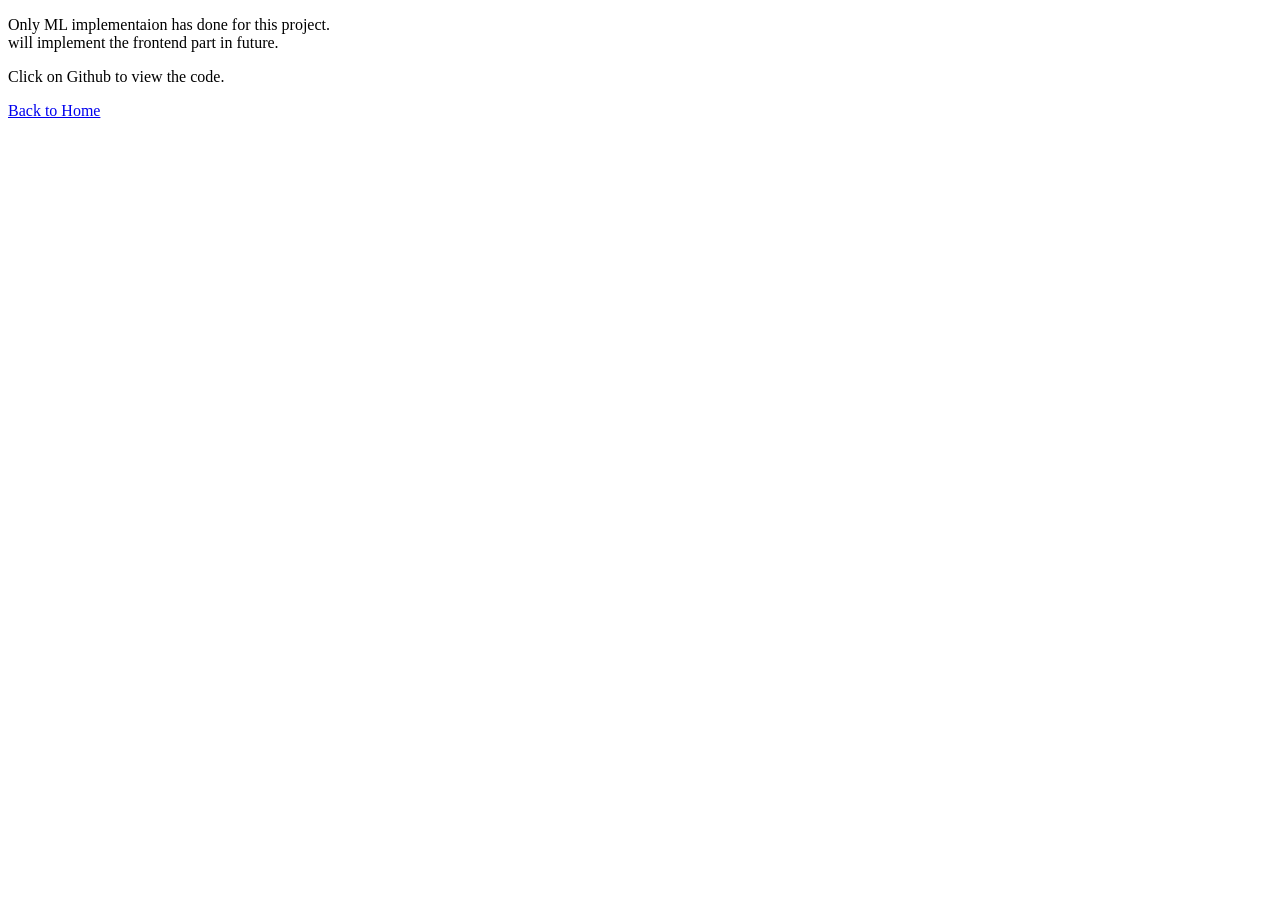
<file: unwanted.html>
<!DOCTYPE html>
<html lang="en">
<head>
    <meta charset="UTF-8">
    <meta name="viewport" content="width=device-width, initial-scale=1.0">
    <title>Document</title>
</head>
<body>
    <p>Only ML implementaion has done for this project.<br>
     will implement the frontend part in future.
    </p>
    <p>Click on Github to view the code.</p>
    <a href="index.html">Back to Home</a>
</body>
</html>
</file>
<file: css-portfolio/portfolio_index.css>
/* =============================================
   PRAMITH PORTFOLIO — portfolio_index.css
   Palette: Siltstone
   --tan:          #CBBD93
   --butter:       #FFF5B8
   --apricot:      #FFB16E
   --gold:         #CCA25A
   ============================================= */

/* ── RESET & BASE ─────────────────────────── */
*, *::before, *::after {
  box-sizing: border-box;
  margin: 0;
  padding: 0;
}

:root {
  --tan:           #CBBD93;
  --butter:        #FFF5B8;
  --apricot:       #FFB16E;
  --gold:          #CCA25A;
  --butter-light:  #FFFDE8;
  --tan-light:     #F0EAD6;
  --apricot-light: #FFE0C0;
  --gold-light:    #F5E4C0;
  --text-dark:     #3A2E1A;
  --text-mid:      #6B5530;
  --text-light:    #A08850;
}

body {
  font-family: 'Inter', system-ui, sans-serif;
  background-color: var(--butter-light);
  color: var(--text-dark);
  overflow-x: hidden;
  -webkit-tap-highlight-color: transparent; /* remove tap flash on mobile */
}

/* Touch devices: prevent accidental text selection */
a, button, .btn, .social-btn, .filter-btn, .nav-link {
  touch-action: manipulation;
}

/* ══════════════════════════════════════════
   KEYFRAMES
   ══════════════════════════════════════════ */

@keyframes fadeInUp {
  from { opacity: 0; transform: translateY(40px); }
  to   { opacity: 1; transform: translateY(0); }
}

@keyframes fadeInLeft {
  from { opacity: 0; transform: translateX(-40px); }
  to   { opacity: 1; transform: translateX(0); }
}

@keyframes fadeInRight {
  from { opacity: 0; transform: translateX(40px); }
  to   { opacity: 1; transform: translateX(0); }
}

@keyframes slideDown {
  from { opacity: 0; transform: translateY(-20px); }
  to   { opacity: 1; transform: translateY(0); }
}

@keyframes float {
  0%, 100% { transform: translateY(0px); }
  50%       { transform: translateY(-14px); }
}

@keyframes pulseRing {
  0%   { box-shadow: 0 0 0 0    rgba(255, 177, 110, 0.55); }
  70%  { box-shadow: 0 0 0 20px rgba(255, 177, 110, 0); }
  100% { box-shadow: 0 0 0 0    rgba(255, 177, 110, 0); }
}

@keyframes shimmer {
  0%   { background-position: -400px 0; }
  100% { background-position:  400px 0; }
}

@keyframes cardEntrance {
  from { opacity: 0; transform: translateY(30px) scale(0.97); }
  to   { opacity: 1; transform: translateY(0) scale(1); }
}

@keyframes ringPulse {
  0%, 100% {
    opacity: 0.5;
    transform: translate(-50%, -50%) scale(1);
  }
  50% {
    opacity: 1;
    transform: translate(-50%, -50%) scale(1.04);
  }
}

@keyframes glowTrace {
  0%, 100% {
    filter:
      drop-shadow(0 0 6px  rgba(204, 162, 90, 0.55))
      drop-shadow(0 0 14px rgba(255, 177, 110, 0.28));
  }
  50% {
    filter:
      drop-shadow(0 0 18px rgba(204, 162, 90, 0.9))
      drop-shadow(0 0 34px rgba(255, 177, 110, 0.55))
      drop-shadow(0 0 50px rgba(203, 189, 147, 0.28));
  }
}

/* ── NAVBAR ───────────────────────────────── */
.navbar-custom {
  background-color: rgba(255, 253, 232, 0.92);
  border-bottom: 1px solid rgba(203, 189, 147, 0.4);
  padding: 0.85rem 1.5rem;
  position: sticky;
  top: 0;
  z-index: 999;
  animation: slideDown 0.6s ease both;
  backdrop-filter: blur(14px);
  -webkit-backdrop-filter: blur(14px);
  box-shadow: 0 2px 20px rgba(203, 189, 147, 0.18);
  transition: box-shadow 0.3s ease, background-color 0.3s ease;
}

.navbar-custom.scrolled {
  box-shadow: 0 4px 32px rgba(203, 189, 147, 0.32);
  background-color: rgba(255, 253, 232, 0.97);
}

.navbar-custom .navbar-brand {
  font-size: 1.4rem;
  font-weight: 800;
  color: var(--gold);
  letter-spacing: 1px;
  text-decoration: none;
  transition: color 0.3s, letter-spacing 0.3s;
}

.navbar-custom .navbar-brand:hover {
  color: var(--apricot);
  letter-spacing: 2px;
}

.navbar-custom .nav-link {
  color: var(--text-mid);
  font-weight: 600;
  font-size: 0.95rem;
  position: relative;
  padding: 0.5rem 0.4rem;
  text-decoration: none;
  transition: color 0.3s;
}

.navbar-custom .nav-link::after {
  content: '';
  position: absolute;
  bottom: -2px;
  left: 0;
  width: 0;
  height: 2.5px;
  background: linear-gradient(90deg, var(--apricot), var(--gold));
  border-radius: 2px;
  transition: width 0.3s ease;
}

.navbar-custom .nav-link:hover { color: var(--gold); }
.navbar-custom .nav-link:hover::after { width: 100%; }

/* Mobile nav links */
@media (max-width: 991px) {
  .navbar-custom .nav-link {
    font-size: 1.05rem;
    padding: 0.6rem 0;
    border-bottom: 1px solid rgba(203, 189, 147, 0.2);
  }
  .navbar-custom .navbar-nav {
    padding: 0.5rem 0;
  }
}

/* ── HERO SECTION ─────────────────────────── */
.hero-section {
  background-color: var(--butter-light);
  min-height: calc(100vh - 65px);
  display: flex;
  align-items: center;
  padding: 4rem 0 5rem;
  position: relative;
  overflow: hidden;
}

.hero-section .container {
  position: relative;
  z-index: 2;
  width: 100%;
}

/* Background blobs */
.shape1 {
  position: absolute;
  top: -100px; right: -200px;
  width: 700px; height: 700px;
  background: linear-gradient(135deg, rgba(161,140,209,0.25), rgba(251,194,235,0.2));
  border-radius: 50%;
  animation: float 9s ease-in-out infinite;
  pointer-events: none;
}

.shape2 {
  position: absolute;
  top: 50px; right: -150px;
  width: 600px; height: 600px;
  background: linear-gradient(135deg, rgba(251,194,235,0.18), rgba(250,208,196,0.15));
  border-radius: 50%;
  animation: float 11s ease-in-out infinite reverse;
  pointer-events: none;
  opacity: 0.7;
}

.shape3 {
  position: absolute;
  bottom: -150px; left: -100px;
  width: 600px; height: 600px;
  background: linear-gradient(135deg, rgba(137,247,254,0.12), rgba(102,166,255,0.12));
  border-radius: 50%;
  animation: float 13s ease-in-out infinite;
  pointer-events: none;
}

/* Hero text */
.hero-section h5 {
  color: var(--apricot);
  font-size: clamp(0.75rem, 2.5vw, 0.88rem);
  letter-spacing: 3px;
  font-weight: 700;
  text-transform: uppercase;
  animation: fadeInLeft 0.8s ease both;
}

.hero-section h1 {
  font-size: clamp(1.8rem, 5vw, 3.2rem);
  font-weight: 800;
  color: var(--text-dark);
  line-height: 1.15;
  animation: fadeInLeft 0.8s 0.15s ease both;
}

.hero-section h3 {
  color: var(--gold);
  font-size: clamp(0.95rem, 2.5vw, 1.3rem);
  font-weight: 500;
  animation: fadeInLeft 0.8s 0.3s ease both;
}

.hero-section .text-muted {
  color: var(--text-light) !important;
  font-size: clamp(0.9rem, 2vw, 1rem);
  line-height: 1.8;
  animation: fadeInLeft 0.8s 0.45s ease both;
}

.hero-section .btn-dark {
  background-color: var(--gold);
  border-color: var(--gold);
  color: #fff;
  border-radius: 50px;
  font-weight: 700;
  font-size: clamp(0.85rem, 2vw, 1rem);
  transition: all 0.35s ease;
  animation: fadeInUp 0.8s 0.6s ease both;
  box-shadow: 0 4px 18px rgba(204, 162, 90, 0.28);
}

.hero-section .btn-dark:hover {
  background-color: var(--apricot);
  border-color: var(--apricot);
  transform: translateY(-4px);
  box-shadow: 0 10px 30px rgba(255, 177, 110, 0.4);
}

.hero-section .btn-outline-dark {
  border-color: var(--gold);
  color: var(--gold);
  border-radius: 50px;
  font-weight: 700;
  font-size: clamp(0.85rem, 2vw, 1rem);
  background: transparent;
  transition: all 0.35s ease;
  animation: fadeInUp 0.8s 0.7s ease both;
}

.hero-section .btn-outline-dark:hover {
  background-color: var(--gold);
  color: #fff;
  transform: translateY(-4px);
  box-shadow: 0 8px 24px rgba(204, 162, 90, 0.3);
}

/* Hero image wrapper & rings */
.hero-img-wrapper {
  position: relative;
  display: inline-flex;
  align-items: center;
  justify-content: center;
  width: 520px;
  height: 520px;
}

.ring {
  position: absolute;
  border-radius: 50%;
  top: 50%; left: 50%;
  transform: translate(-50%, -50%);
  pointer-events: none;
}

.ring-1 {
  width: 400px; height: 400px;
  border: 2px solid rgba(204, 162, 90, 0.45);
  animation: ringPulse 3s ease-in-out infinite;
}

.ring-2 {
  width: 450px; height: 450px;
  border: 1.5px solid rgba(255, 177, 110, 0.28);
  animation: ringPulse 3s ease-in-out infinite 0.6s;
}

.ring-3 {
  width: 500px; height: 500px;
  border: 1px solid rgba(203, 189, 147, 0.18);
  animation: ringPulse 3s ease-in-out infinite 1.2s;
}

/* Profile image */
.hero-img {
  position: relative;
  z-index: 2;
  width: 340px;
  height: 340px;
  object-fit: cover;
  border-radius: 50%;
  border: none;
  outline: none;
  background: linear-gradient(135deg, white, rgb(195, 206, 250));
  cursor: pointer;
  animation:
    float       4s   ease-in-out infinite,
    fadeInRight 0.9s 0.3s ease both,
    glowTrace   3s   ease-in-out infinite;
  transition: filter 0.3s ease;
}

.hero-img:hover {
  filter:
    drop-shadow(0 0 18px rgba(204, 162, 90, 0.8))
    drop-shadow(0 0 36px rgba(255, 177, 110, 0.5));
}

/* ── ABOUT SECTION — REDESIGN ─────────────── */
#about {
  background-color: var(--tan-light);
  padding: 4rem 0 5rem;
}

.about-inner {
  max-width: 1100px;
  margin: 0 auto;
  padding: 0 1.5rem;
}

#about h1 {
  color: var(--text-dark);
  font-weight: 800;
  font-size: clamp(1.6rem, 4vw, 2.5rem);
  display: inline-block;
  margin-bottom: 2.5rem;
}

#about h1::after {
  content: '';
  display: block;
  width: 70px;
  height: 4px;
  background: linear-gradient(90deg, var(--apricot), var(--gold));
  border-radius: 2px;
  margin: 12px auto 0;
  transition: width 0.4s ease;
}

@media (hover: hover) and (pointer: fine) {
  #about h1:hover::after { width: 120px; }
}

/* Two-column grid */
.about-grid {
  display: grid;
  grid-template-columns: 1fr 1fr;
  gap: 2rem;
  align-items: start;
}

/* ── LEFT: Bio card ──────────── */
.about-bio-card {
  background: #fff;
  border-radius: 20px;
  border-top: 5px solid var(--apricot);
  padding: 2rem 2rem 1.75rem;
  box-shadow: 0 6px 28px rgba(203,189,147,0.22), 0 2px 8px rgba(203,189,147,0.12);
  transition: box-shadow 0.4s ease, transform 0.4s ease;
}

@media (hover: hover) and (pointer: fine) {
  .about-bio-card:hover {
    box-shadow: 0 16px 48px rgba(203,189,147,0.35), 0 4px 16px rgba(203,189,147,0.2);
    transform: translateY(-4px);
  }
}

.about-bio-greeting {
  font-size: 1.25rem;
  font-weight: 800;
  color: var(--gold);
  margin-bottom: 1rem;
  display: flex;
  align-items: center;
  gap: 8px;
}

.wave-emoji {
  display: inline-block;
  animation: waveHand 2.2s ease-in-out infinite;
  transform-origin: 70% 70%;
}

@keyframes waveHand {
  0%,100% { transform: rotate(0deg); }
  15%      { transform: rotate(18deg); }
  30%      { transform: rotate(-8deg); }
  45%      { transform: rotate(18deg); }
  60%      { transform: rotate(-4deg); }
  75%      { transform: rotate(10deg); }
}

.about-bio-text {
  color: var(--text-mid);
  font-size: clamp(0.9rem, 1.8vw, 1rem);
  line-height: 1.85;
  margin-bottom: 1rem;
}

.about-bio-text strong {
  color: var(--text-dark);
  font-weight: 700;
}

/* Interest tags */
.about-tags {
  display: flex;
  flex-wrap: wrap;
  gap: 8px;
  margin-top: 1.25rem;
}

.about-tag {
  display: inline-flex;
  align-items: center;
  background: linear-gradient(135deg, var(--tan-light), var(--butter));
  color: var(--text-mid);
  border: 1px solid rgba(204,162,90,0.35);
  border-radius: 50px;
  padding: 4px 12px;
  font-size: 0.78rem;
  font-weight: 700;
  letter-spacing: 0.3px;
  transition: background 0.25s, color 0.25s, transform 0.2s;
}

@media (hover: hover) and (pointer: fine) {
  .about-tag:hover {
    background: var(--gold);
    color: #fff;
    transform: translateY(-2px);
  }
}

/* ── RIGHT: Facts column ─────── */
.about-facts-col {
  display: flex;
  flex-direction: column;
  gap: 1.25rem;
}

/* Stats row */
.about-stats-row {
  display: grid;
  grid-template-columns: repeat(3, 1fr);
  gap: 1rem;
}

.about-stat {
  background: #fff;
  border-radius: 16px;
  border-top: 4px solid var(--gold);
  padding: 1.1rem 0.5rem;
  text-align: center;
  box-shadow: 0 4px 18px rgba(204,162,90,0.12);
  transition: transform 0.3s ease, box-shadow 0.3s ease;
}

@media (hover: hover) and (pointer: fine) {
  .about-stat:hover {
    transform: translateY(-5px);
    box-shadow: 0 12px 30px rgba(204,162,90,0.22);
  }
}

.about-stat-num {
  display: block;
  font-size: clamp(1.4rem, 3vw, 2rem);
  font-weight: 800;
  color: var(--gold);
  line-height: 1.1;
}

.about-stat-label {
  display: block;
  font-size: 0.72rem;
  font-weight: 700;
  color: var(--text-light);
  letter-spacing: 0.8px;
  text-transform: uppercase;
  margin-top: 4px;
}

/* Fact list */
.about-facts-list {
  list-style: none;
  padding: 0;
  margin: 0;
  background: #fff;
  border-radius: 20px;
  border-top: 5px solid var(--gold);
  box-shadow: 0 6px 28px rgba(203,189,147,0.22);
  overflow: hidden;
  transition: box-shadow 0.4s ease, transform 0.4s ease;
}

@media (hover: hover) and (pointer: fine) {
  .about-facts-list:hover {
    box-shadow: 0 16px 48px rgba(203,189,147,0.35);
    transform: translateY(-4px);
  }
}

.about-fact-item {
  display: flex;
  align-items: flex-start;
  gap: 14px;
  padding: 0.9rem 1.4rem;
  border-bottom: 1px solid rgba(203,189,147,0.15);
}

.about-fact-item:last-child {
  border-bottom: none;
}

.about-fact-icon {
  flex-shrink: 0;
  width: 34px;
  height: 34px;
  border-radius: 10px;
  background: linear-gradient(135deg, var(--tan-light), var(--butter));
  color: var(--gold);
  display: flex;
  align-items: center;
  justify-content: center;
  font-size: 0.85rem;
  border: 1px solid rgba(204,162,90,0.25);
}

.about-fact-label {
  display: block;
  font-size: 0.68rem;
  font-weight: 700;
  color: var(--text-light);
  text-transform: uppercase;
  letter-spacing: 0.8px;
  line-height: 1;
  margin-bottom: 3px;
}

.about-fact-value {
  display: block;
  font-size: 0.88rem;
  font-weight: 600;
  color: var(--text-dark);
  line-height: 1.4;
}

/* Mobile: stack columns */
@media (max-width: 768px) {
  .about-grid {
    grid-template-columns: 1fr;
  }
  .about-stats-row {
    grid-template-columns: repeat(3, 1fr);
  }
}

@media (max-width: 400px) {
  .about-stats-row {
    grid-template-columns: repeat(3, 1fr);
    gap: 0.5rem;
  }
  .about-stat-num { font-size: 1.3rem; }
}

/* ── RESUME MOBILE PREVIEW CARD ─────────── */
.resume-mobile-preview {
  display: flex;
  justify-content: center;
  width: 100%;
}

.resume-mobile-preview-inner {
  width: 100%;
  background: linear-gradient(135deg, rgba(255,245,184,0.6), rgba(255,224,192,0.5));
  border: 2px dashed rgba(204,162,90,0.45);
  border-radius: 18px;
  padding: 2.5rem 1.5rem;
  text-align: center;
  transition: background 0.3s, border-color 0.3s, transform 0.2s;
}

.resume-mobile-preview:active .resume-mobile-preview-inner {
  transform: scale(0.97);
  background: linear-gradient(135deg, rgba(255,245,184,0.9), rgba(255,224,192,0.8));
}

.resume-mobile-icon {
  font-size: 3.5rem;
  color: var(--apricot);
  margin-bottom: 1rem;
  line-height: 1;
}

.resume-mobile-title {
  font-weight: 700;
  color: var(--text-dark);
  font-size: 1rem;
  margin-bottom: 4px;
}

.resume-mobile-hint {
  color: var(--text-light);
  font-size: 0.82rem;
  margin-bottom: 1.25rem;
}

.resume-mobile-btn {
  display: inline-block;
  background: var(--gold);
  color: #fff;
  border-radius: 50px;
  padding: 8px 22px;
  font-size: 0.85rem;
  font-weight: 700;
  box-shadow: 0 4px 14px rgba(204,162,90,0.35);
}


/* ── SKILLS SECTION ───────────────────────── */
#skills {
  background: linear-gradient(160deg, rgba(232,210,150,0.85) 0%, rgba(255,245,184,0.7) 60%, rgba(255,224,192,0.55) 100%);
  padding: 4rem 0 5rem;
  position: relative;
  overflow: hidden;
}

#skills::before {
  content: '';
  position: absolute;
  top: -120px; right: -120px;
  width: 380px; height: 380px;
  background: radial-gradient(circle, rgba(204,162,90,0.12) 0%, transparent 70%);
  border-radius: 50%;
  pointer-events: none;
}
#skills::after {
  content: '';
  position: absolute;
  bottom: -80px; left: -80px;
  width: 280px; height: 280px;
  background: radial-gradient(circle, rgba(255,177,110,0.10) 0%, transparent 70%);
  border-radius: 50%;
  pointer-events: none;
}

/* ── Section heading ── */
.skills-header { position: relative; z-index: 1; }

.skills-title {
  color: var(--text-dark);
  font-size: clamp(1.6rem, 4vw, 2.4rem);
  font-weight: 800;
  letter-spacing: -0.5px;
}

.skills-accent {
  color: var(--gold);
  position: relative;
}
.skills-accent::after {
  content: '';
  display: block;
  width: 70%;
  height: 4px;
  background: linear-gradient(90deg, var(--apricot), var(--gold));
  border-radius: 4px;
  margin: 6px auto 0;
}

.skills-subtitle {
  color: var(--text-light);
  font-size: 0.92rem;
  font-weight: 500;
  margin-top: 0.5rem;
  letter-spacing: 0.3px;
}

/* ── Cards grid ── */
.skills-cards-grid {
  display: grid;
  grid-template-columns: repeat(2, 1fr);
  gap: 1.5rem;
  max-width: 1100px;
  margin: 0 auto;
  padding: 0 1.5rem;
  position: relative;
  z-index: 1;
}

@media (max-width: 768px) {
  .skills-cards-grid { grid-template-columns: 1fr; }
}

/* ── Category card ── */
.skill-category-card {
  background: #fff;
  border-radius: 20px;
  padding: 1.6rem 1.8rem;
  box-shadow:
    0 4px 24px rgba(204,162,90,0.10),
    0 1px 4px rgba(204,162,90,0.07);
  border: 1.5px solid rgba(204,162,90,0.14);
  transition: transform 0.35s ease, box-shadow 0.35s ease;
  position: relative;
  overflow: hidden;
}

.skill-category-card::before {
  content: '';
  position: absolute;
  top: 0; left: 0; right: 0;
  height: 3px;
  background: linear-gradient(90deg, var(--apricot), var(--gold));
  border-radius: 20px 20px 0 0;
}

@media (hover: hover) and (pointer: fine) {
  .skill-category-card:hover {
    transform: translateY(-6px);
    box-shadow:
      0 18px 48px rgba(204,162,90,0.18),
      0 4px 12px rgba(204,162,90,0.12);
  }
}

/* ── Category header (icon + title) ── */
.skill-cat-header {
  display: flex;
  align-items: center;
  gap: 14px;
  margin-bottom: 1.4rem;
  padding-bottom: 1rem;
  border-bottom: 1px solid rgba(204,162,90,0.12);
}

.skill-cat-icon-wrap {
  width: 44px;
  height: 44px;
  border-radius: 14px;
  background: linear-gradient(135deg,
    color-mix(in srgb, var(--cat-color) 18%, white),
    color-mix(in srgb, var(--cat-color) 10%, white));
  color: var(--cat-color);
  display: flex;
  align-items: center;
  justify-content: center;
  font-size: 1.1rem;
  flex-shrink: 0;
  border: 1.5px solid color-mix(in srgb, var(--cat-color) 22%, transparent);
  box-shadow: 0 3px 10px color-mix(in srgb, var(--cat-color) 20%, transparent);
}

/* Fallback for browsers without color-mix */
@supports not (color: color-mix(in srgb, red, blue)) {
  .skill-cat-icon-wrap {
    background: rgba(204,162,90,0.12);
    color: var(--gold);
    border-color: rgba(204,162,90,0.25);
  }
}

.skill-cat-title {
  font-size: clamp(0.9rem, 2vw, 1rem);
  font-weight: 700;
  color: var(--text-dark);
  margin: 0 0 2px;
}

.skill-cat-count {
  font-size: 0.73rem;
  font-weight: 600;
  color: var(--text-light);
  letter-spacing: 0.4px;
  margin: 0;
  text-transform: uppercase;
}

/* ── Skill items grid & cards (No Progress Bars) ── */
.skill-items-grid {
  display: grid;
  grid-template-columns: repeat(auto-fill, minmax(180px, 1fr));
  gap: 0.9rem;
}

@media (max-width: 576px) {
  .skill-items-grid {
    grid-template-columns: repeat(auto-fill, minmax(135px, 1fr));
    gap: 0.75rem;
  }
}

.skill-tile {
  display: flex;
  align-items: center;
  gap: 12px;
  padding: 0.75rem 0.9rem;
  background: linear-gradient(135deg, rgba(255, 255, 255, 0.95), rgba(250, 246, 235, 0.85));
  border: 1.5px solid rgba(204, 162, 90, 0.16);
  border-radius: 14px;
  transition: transform 0.25s cubic-bezier(0.4, 0, 0.2, 1),
              box-shadow 0.25s cubic-bezier(0.4, 0, 0.2, 1),
              border-color 0.25s ease,
              background 0.25s ease;
  position: relative;
  overflow: hidden;
}

.skill-tile::before {
  content: '';
  position: absolute;
  top: 0;
  left: 0;
  width: 3px;
  height: 100%;
  background: var(--chip-color, var(--gold));
  opacity: 0.6;
  border-radius: 14px 0 0 14px;
  transition: opacity 0.25s ease, width 0.25s ease;
}

@media (hover: hover) and (pointer: fine) {
  .skill-tile:hover {
    transform: translateY(-4px);
    box-shadow: 0 10px 24px rgba(204, 162, 90, 0.18), 0 2px 6px rgba(0, 0, 0, 0.04);
    border-color: color-mix(in srgb, var(--chip-color, var(--gold)) 40%, rgba(204, 162, 90, 0.2));
    background: #ffffff;
  }
  .skill-tile:hover::before {
    opacity: 1;
    width: 4px;
  }
  .skill-tile:hover .skill-icon-chip {
    transform: scale(1.1) rotate(4deg);
    box-shadow: 0 4px 14px var(--chip-bg);
  }
}

/* Individual skill icon chip */
.skill-icon-chip {
  width: 38px;
  height: 38px;
  border-radius: 11px;
  background: var(--chip-bg);
  color: var(--chip-color);
  display: flex;
  align-items: center;
  justify-content: center;
  font-size: 1.1rem;
  flex-shrink: 0;
  border: 1px solid color-mix(in srgb, var(--chip-color) 20%, transparent);
  transition: transform 0.25s ease, box-shadow 0.25s ease;
}

@supports not (color: color-mix(in srgb, red, blue)) {
  .skill-icon-chip { border-color: rgba(204,162,90,0.18); }
  .skill-tile:hover { border-color: var(--gold); }
}

.skill-tile-body {
  display: flex;
  flex-direction: column;
  min-width: 0;
}

.skill-item-name {
  font-size: 0.88rem;
  font-weight: 700;
  color: var(--text-dark);
  white-space: nowrap;
  overflow: hidden;
  text-overflow: ellipsis;
  line-height: 1.2;
}

.skill-item-tag {
  font-size: 0.68rem;
  font-weight: 600;
  color: var(--text-light);
  letter-spacing: 0.3px;
  margin-top: 2px;
  white-space: nowrap;
  overflow: hidden;
  text-overflow: ellipsis;
}

/* ── "Also familiar with" chip cloud ── */
.skills-chips-section {
  max-width: 1100px;
  margin: 2rem auto 0;
  padding: 1.5rem 2rem;
  background: rgba(255,255,255,0.55);
  border-radius: 18px;
  border: 1.5px solid rgba(204,162,90,0.16);
  text-align: center;
  position: relative;
  z-index: 1;
  backdrop-filter: blur(8px);
  -webkit-backdrop-filter: blur(8px);
}

@media (max-width: 768px) {
  .skills-chips-section { margin: 1.5rem 1.5rem 0; }
}

.skills-chips-label {
  font-size: 0.8rem;
  font-weight: 700;
  color: var(--text-light);
  letter-spacing: 0.6px;
  text-transform: uppercase;
  margin-bottom: 1rem;
}

.skills-chip-cloud {
  display: flex;
  flex-wrap: wrap;
  justify-content: center;
  gap: 8px;
}

.sk-chip {
  display: inline-flex;
  align-items: center;
  background: linear-gradient(135deg, rgba(255,245,184,0.8), rgba(255,224,192,0.6));
  border: 1.5px solid rgba(204,162,90,0.28);
  color: var(--text-mid);
  border-radius: 50px;
  padding: 5px 14px;
  font-size: 0.78rem;
  font-weight: 600;
  letter-spacing: 0.2px;
  cursor: default;
  transition: background 0.25s, color 0.25s, transform 0.2s, box-shadow 0.2s;
}

@media (hover: hover) and (pointer: fine) {
  .sk-chip:hover {
    background: var(--gold);
    color: #fff;
    border-color: var(--gold);
    transform: translateY(-2px);
    box-shadow: 0 6px 18px rgba(204,162,90,0.3);
  }
}

/* ── WORK EXPERIENCE SECTION ──────────────── */
#experience {
  background: linear-gradient(160deg, rgba(238,230,205,0.9) 0%, rgba(255,245,184,0.65) 60%, rgba(255,224,192,0.5) 100%) !important;
  padding: 3rem 0 3.5rem;
  position: relative;
  overflow: hidden;
}

#experience::before {
  content: '';
  position: absolute;
  top: -100px; left: -100px;
  width: 280px; height: 280px;
  background: radial-gradient(circle, rgba(204,162,90,0.12) 0%, transparent 70%);
  border-radius: 50%;
  pointer-events: none;
}

.exp-container {
  max-width: 960px;
  margin: 0 auto;
}

.exp-header { position: relative; z-index: 1; }

.exp-title {
  color: var(--text-dark);
  font-size: clamp(1.4rem, 3.5vw, 2rem);
  font-weight: 800;
  letter-spacing: -0.5px;
}

.exp-accent {
  color: var(--gold);
  position: relative;
}

.exp-accent::after {
  content: '';
  display: block;
  width: 70%;
  height: 3px;
  background: linear-gradient(90deg, var(--apricot), var(--gold));
  border-radius: 4px;
  margin: 4px auto 0;
}

.exp-subtitle {
  color: var(--text-light);
  font-size: 0.85rem;
  font-weight: 500;
  margin-top: 0.35rem;
  letter-spacing: 0.3px;
}

/* Experience Card */
.exp-card {
  background: #ffffff;
  border-radius: 16px;
  padding: 1.25rem 1.4rem;
  border: 1.5px solid rgba(204,162,90,0.18);
  border-top: 4px solid var(--apricot);
  box-shadow: 0 4px 20px rgba(203,189,147,0.14), 0 1px 4px rgba(203,189,147,0.08);
  transition: transform 0.3s ease, box-shadow 0.3s ease, border-color 0.3s ease;
  position: relative;
  display: flex;
  flex-direction: column;
  height: 100%;
}

@media (hover: hover) and (pointer: fine) {
  .exp-card:hover {
    transform: translateY(-4px);
    box-shadow: 0 12px 32px rgba(203,189,147,0.25), 0 2px 8px rgba(203,189,147,0.14);
    border-color: rgba(204,162,90,0.35);
  }
}

.exp-card-header {
  display: flex;
  align-items: flex-start;
  gap: 12px;
  margin-bottom: 0.75rem;
}

.exp-company-icon {
  width: 38px;
  height: 38px;
  border-radius: 10px;
  background: linear-gradient(135deg, rgba(255,245,184,0.8), rgba(255,224,192,0.8));
  color: var(--gold);
  display: flex;
  align-items: center;
  justify-content: center;
  font-size: 1rem;
  flex-shrink: 0;
  border: 1.5px solid rgba(204,162,90,0.3);
  box-shadow: 0 3px 8px rgba(204,162,90,0.12);
}

.exp-role-title {
  font-size: 1.05rem;
  font-weight: 700;
  color: var(--text-dark);
  margin-bottom: 1px;
}

.exp-company-name {
  font-size: 0.85rem;
  font-weight: 600;
  color: var(--gold);
  margin: 0;
}

.exp-date-badge {
  display: inline-flex;
  align-items: center;
  background: linear-gradient(135deg, var(--gold), var(--apricot));
  color: #ffffff;
  font-size: 0.72rem;
  font-weight: 700;
  border-radius: 50px;
  padding: 3px 10px;
  box-shadow: 0 2px 6px rgba(204,162,90,0.2);
  letter-spacing: 0.2px;
  white-space: nowrap;
}

.exp-description {
  color: var(--text-mid);
  font-size: 0.85rem;
  line-height: 1.5;
  margin-bottom: 0.75rem;
}

.exp-contrib-heading {
  font-size: 0.75rem;
  font-weight: 700;
  color: var(--text-dark);
  text-transform: uppercase;
  letter-spacing: 0.5px;
  margin-bottom: 0.4rem;
}

.exp-contrib-list {
  list-style: none;
  padding-left: 0;
  margin-bottom: 0.85rem;
}

.exp-contrib-item {
  position: relative;
  padding-left: 1.2rem;
  color: var(--text-mid);
  font-size: 0.82rem;
  line-height: 1.5;
  margin-bottom: 0.35rem;
}

.exp-contrib-item::before {
  content: '▸';
  position: absolute;
  left: 0;
  top: -1px;
  color: var(--gold);
  font-size: 0.9rem;
  font-weight: 800;
}

.exp-tech-section {
  margin-top: auto;
  padding-top: 0.65rem;
  border-top: 1px dashed rgba(204,162,90,0.25);
}

.exp-tech-label {
  font-size: 0.7rem;
  font-weight: 700;
  color: var(--text-light);
  text-transform: uppercase;
  letter-spacing: 0.5px;
  margin-bottom: 0.4rem;
  display: block;
}

.exp-tech-chips {
  display: flex;
  flex-wrap: wrap;
  gap: 5px;
}

.exp-tech-chip {
  display: inline-flex;
  align-items: center;
  gap: 4px;
  background: linear-gradient(135deg, rgba(255,253,232,0.9), rgba(248,242,225,0.9));
  border: 1px solid rgba(204,162,90,0.28);
  color: var(--text-mid);
  border-radius: 50px;
  padding: 3px 9px;
  font-size: 0.72rem;
  font-weight: 600;
  transition: all 0.2s ease;
}

@media (hover: hover) and (pointer: fine) {
  .exp-tech-chip:hover {
    background: var(--gold);
    color: #ffffff;
    border-color: var(--gold);
    transform: translateY(-1px);
    box-shadow: 0 3px 8px rgba(204,162,90,0.25);
  }
}

/* ── PROJECTS SECTION ─────────────────────── */
#projects {
  background-color: var(--gold-light);
  padding: 4rem 0;
}

#projects h2 {
  color: var(--text-dark);
  font-weight: 800;
  font-size: clamp(1.4rem, 3.5vw, 2.2rem);
}

#projects .text-primary { color: var(--gold) !important; }

#projects .filter-btn {
  border-radius: 50px;
  padding: 0.4rem 1.1rem;
  font-weight: 700;
  font-size: clamp(0.8rem, 2vw, 0.88rem);
  margin: 0 3px;
  transition: all 0.3s ease;
}

#projects .btn-primary {
  background-color: var(--gold) !important;
  border-color: var(--gold) !important;
  color: #fff !important;
  box-shadow: 0 4px 14px rgba(204, 162, 90, 0.3);
}

#projects .btn-light {
  background-color: #fff;
  border: 1px solid rgba(204, 162, 90, 0.35);
  color: var(--text-mid);
}

#projects .btn-light:hover {
  background-color: var(--butter);
  border-color: var(--apricot);
  color: var(--gold);
  transform: translateY(-2px);
}

#projects .card {
  border: 1.5px solid rgba(203, 189, 147, 0.3) !important;
  border-radius: 16px !important;
  background: #fff;
  box-shadow: 0 4px 18px rgba(204, 162, 90, 0.1);
  transition: transform 0.35s ease, box-shadow 0.35s ease;
  animation: cardEntrance 0.5s ease both;
}

@media (hover: hover) and (pointer: fine) {
  #projects .card:hover {
    transform: translateY(-8px) scale(1.01);
    box-shadow: 0 20px 50px rgba(204, 162, 90, 0.22) !important;
  }
}

.project-img-wrapper {
  overflow: hidden;
  border-radius: 12px;
  margin-bottom: 1rem;
  height: 200px;           /* slightly taller for better image display */
  position: relative;
  background: linear-gradient(135deg, #0d1117, #1a1f2e); /* dark bg so contain has no ugly whitespace */
}

.project-img-wrapper .project-thumbnail {
  width: 100%;
  height: 100%;
  object-fit: contain;     /* shows FULL image — no side cropping */
  object-position: center;
  padding: 6px;            /* small breathing room between image and card edge */
  margin-bottom: 0 !important;
  border-radius: 0 !important;
  transition: transform 0.5s cubic-bezier(0.25, 0.8, 0.25, 1) !important;
}

/* Hover overlay — "View Project" label on mouse hover */
.project-img-wrapper::after {
  content: '\f35d\00a0\00a0View Project'; /* fa-arrow-up-right-from-square + label (fallback text) */
  font-family: 'Inter', sans-serif;
  position: absolute;
  inset: 0;
  border-radius: 12px;
  background: rgba(0, 0, 0, 0.52);
  color: #fff;
  font-size: 0.85rem;
  font-weight: 700;
  letter-spacing: 0.5px;
  display: flex;
  align-items: center;
  justify-content: center;
  opacity: 0;
  transition: opacity 0.35s ease;
  pointer-events: none;
}

@media (hover: hover) and (pointer: fine) {
  .project-card:hover .project-img-wrapper::after {
    opacity: 1;
  }
  .project-card:hover .project-thumbnail {
    transform: scale(1.06) !important;
  }
}


#projects .card h5 {
  color: var(--gold);
  font-weight: 700;
  font-size: clamp(0.95rem, 2vw, 1.1rem);
}

#projects .card p {
  color: var(--text-light);
  font-size: clamp(0.85rem, 2vw, 0.9rem);
}

#projects .btn-outline-dark {
  border-color: var(--tan);
  color: var(--text-mid);
  border-radius: 50px;
  font-size: 0.82rem;
  font-weight: 600;
  transition: all 0.3s;
}

#projects .btn-outline-dark:hover {
  background-color: var(--tan);
  color: var(--text-dark);
  transform: scale(1.05);
}

#projects .btn-primary.btn-sm {
  background-color: var(--apricot) !important;
  border-color: var(--apricot) !important;
  color: #fff !important;
  border-radius: 50px;
  font-size: 0.82rem;
  font-weight: 700;
  transition: all 0.3s;
  box-shadow: 0 3px 10px rgba(255, 177, 110, 0.3);
}

#projects .btn-primary.btn-sm:hover {
  background-color: var(--gold) !important;
  border-color: var(--gold) !important;
  transform: scale(1.08);
  box-shadow: 0 6px 18px rgba(204, 162, 90, 0.35);
}

/* ── RESUME SECTION ───────────────────────── */
#resume {
  background-color: #c1be81;
  padding: 4rem 0;
}

#resume h2 {
  color: var(--text-dark);
  font-weight: 800;
  font-size: clamp(1.4rem, 3.5vw, 2.2rem);
}

#resume .text-primary { color: var(--butter) !important; }

#resume .mx-auto[style] {
  background-color: rgba(255, 255, 255, 0.5) !important;
}

#resume .bg-light {
  background: rgba(255, 255, 255, 0.88) !important;
  border-radius: 20px !important;
  border: none;
  backdrop-filter: blur(6px);
  box-shadow: 0 8px 40px rgba(0, 0, 0, 0.07), 0 2px 10px rgba(0, 0, 0, 0.04);
  transition: box-shadow 0.4s ease, transform 0.4s ease;
}

@media (hover: hover) and (pointer: fine) {
  #resume .bg-light:hover {
    box-shadow: 0 16px 60px rgba(0, 0, 0, 0.11), 0 4px 16px rgba(0, 0, 0, 0.06);
    transform: translateY(-3px);
  }
}

#resume .text-muted {
  color: var(--text-mid) !important;
  font-size: clamp(0.9rem, 2vw, 1rem);
  line-height: 1.8;
}

#resume .btn-primary {
  background: var(--gold) !important;
  border-color: var(--gold) !important;
  border-radius: 50px;
  font-weight: 700;
  font-size: clamp(0.9rem, 2vw, 1rem);
  padding: 0.7rem 2.2rem;
  color: #fff !important;
  transition: all 0.35s ease;
  animation: pulseRing 3s ease-in-out infinite;
  box-shadow: 0 4px 20px rgba(204, 162, 90, 0.3);
}

#resume .btn-primary:hover {
  background: var(--text-dark) !important;
  border-color: var(--text-dark) !important;
  transform: translateY(-4px);
  box-shadow: 0 10px 30px rgba(58, 46, 26, 0.25);
  animation: none;
}

/* ── CONTACT SECTION ──────────────────────── */
#contact {
  background-color: var(--tan);
  padding: 4rem 0;
}

#contact h2 {
  color: var(--text-dark);
  font-weight: 800;
  font-size: clamp(1.4rem, 3.5vw, 2.2rem);
}

#contact .text-primary { color: var(--gold) !important; }

#contact .mx-auto[style] {
  background: rgba(255, 255, 255, 0.4) !important;
}

#contact .text-muted {
  color: var(--text-mid) !important;
  font-size: clamp(0.88rem, 2vw, 1rem);
}

#contact .bg-light {
  background: rgba(255, 255, 255, 0.85) !important;
  border-radius: 16px !important;
  border: 1px solid rgba(204, 162, 90, 0.15);
  box-shadow: 0 4px 20px rgba(204, 162, 90, 0.12);
  transition: transform 0.35s ease, box-shadow 0.35s ease;
}

@media (hover: hover) and (pointer: fine) {
  #contact .bg-light:hover {
    transform: translateY(-6px) translateX(4px);
    box-shadow: 0 16px 40px rgba(204, 162, 90, 0.28) !important;
  }
}

.contact-icon {
  border-radius: 12px;
  transition: transform 0.3s ease, box-shadow 0.3s ease;
  font-size: 1.3rem;
  box-shadow: 0 2px 8px rgba(0, 0, 0, 0.07);
  flex-shrink: 0;
}

#contact .bg-light:hover .contact-icon {
  transform: scale(1.15) rotate(-5deg);
  box-shadow: 0 6px 18px rgba(0, 0, 0, 0.12);
}

#contact small.text-muted {
  color: var(--text-light) !important;
  font-size: 0.75rem;
  letter-spacing: 1.5px;
  font-weight: 700;
}

#contact .fw-semibold {
  color: var(--text-dark);
  font-size: clamp(0.85rem, 2vw, 1rem);
}

#contact a {
  word-break: break-all;
}

/* ── FOOTER ───────────────────────────────── */
footer {
  background-color: var(--text-dark);
  border-top: none !important;
  padding: 2rem 0;
}

footer .text-muted {
  color: var(--tan) !important;
  font-size: clamp(0.8rem, 2vw, 0.9rem);
  letter-spacing: 0.5px;
  transition: color 0.3s;
}

footer .text-muted:hover { color: var(--apricot) !important; }

/* ══════════════════════════════════════════
   RESPONSIVE — MOBILE
   ══════════════════════════════════════════ */

/* ── Large tablets (max 992px) ── */
@media (max-width: 992px) {

  .hero-section {
    padding: 3rem 0 4rem;
    min-height: auto;
  }

  .hero-img-wrapper {
    width: 380px;
    height: 380px;
  }

  .ring-1 { width: 350px; height: 350px; }
  .ring-2 { width: 390px; height: 390px; }
  .ring-3 { width: 430px; height: 430px; }

  .hero-img {
    width: 350px;
    height: 350px;
  }

  .skills-grid {
    padding-left: 1.5rem;
    padding-right: 1.5rem;
  }
}

/* ── Mobile (max 768px) ── */
@media (max-width: 768px) {

  /* Hero */
  .hero-section {
    text-align: center;
    padding: 2.5rem 0 3rem;
  }

  .hero-text {
    order: 2;
  }

  .col-lg-4.col-12 {
    order: 1;
  }

  .hero-btns {
    justify-content: center;
  }

  .hero-section .text-muted {
    max-width: 100%;
  }

  .hero-img-wrapper {
    width: 450px;
    height: 450px;
    margin-bottom: 1rem;
  }

  .ring-1 { width: 260px; height: 260px; }
  .ring-2 { width: 300px; height: 300px; }
  .ring-3 { width: 330px; height: 330px; }

  .hero-img {
    width: 330px;
    height: 330px;
  }

  /* About */
  #about {
    padding: 3rem 0;
  }

  .about_me {
    padding: 1.5rem 1.25rem;
    font-size: 0.95rem;
  }

  /* Skills — one per row on mobile */
  #skills {
    padding: 3rem 0;
  }

  .skills-grid {
    padding-left: 0.75rem;
    padding-right: 0.75rem;
  }

  #skills .col-12.col-md-6 {
    width: 100% !important;
    flex: 0 0 100% !important;
    max-width: 100% !important;
  }

  /* Projects — one per row on mobile */
  #projects {
    padding: 3rem 0;
  }

  #projectContainer .col-12.col-md-6.col-lg-4 {
    width: 100% !important;
    flex: 0 0 100% !important;
    max-width: 100% !important;
  }

  /* Resume */
  #resume {
    padding: 3rem 0;
  }

  /* Contact */
  #contact {
    padding: 3rem 0;
  }

  #contact .mb-5 {
    margin-bottom: 2rem !important;
  }

  /* Section headings */
  h2.fw-bold {
    font-size: 1.6rem;
  }
}

/* ── Small mobile (max 480px) ── */
@media (max-width: 480px) {

  .hero-section h1 {
    font-size: 1.7rem;
  }

  .hero-section h3 {
    font-size: 0.95rem;
  }

  .hero-img-wrapper {
    width: 330px;
    height: 330px;
  }

  .ring-1 { width: 260px; height: 260px; }
  .ring-2 { width: 285px; height: 285px; }
  .ring-3 { width: 310px; height: 310px; }

  .hero-img {
    width: 250px;
    height: 250px;
  }

  .hero-section .btn-dark,
  .hero-section .btn-outline-dark {
    padding: 0.5rem 1.2rem;
    font-size: 0.85rem;
  }

  .about_me {
    padding: 1.25rem 1rem;
    border-radius: 12px;
  }

  #skills .bg-light,
  #projects .card {
    border-radius: 12px !important;
  }

  #contact .bg-light {
    padding: 0.85rem !important;
  }

  .contact-icon {
    font-size: 1.1rem;
  }

  footer {
    padding: 1.5rem 0;
  }
}

/* ── Extra small mobile (max 350px) ── */
@media (max-width: 350px) {
  .hero-img-wrapper {
    width: 280px;
    height: 280px;
  }
  .ring-1 { width: 220px; height: 220px; }
  .ring-2 { width: 240px; height: 240px; }
  .ring-3 { width: 260px; height: 260px; }
  .hero-img {
    width: 200px;
    height: 200px;
  }
}

/* Floating Social Container */

/* Close button */
.close-btn {
  position: absolute;
  top: -20px;
  right: -20px;
  background: #615d5dcb;
  color: #fff;
  font-size: 24px;
  width: 22px;
  height: 22px;
  border-radius: 50%;
  display: flex;
  align-items: center;
  justify-content: center;
  cursor: pointer;
}

.close-btn:hover {
  background: rgb(95, 92, 92);
}

.floating-social {
  position: fixed;
  bottom: 20px;
  right: 20px;
  display: flex;
  flex-direction: column;
  gap: 12px;
  z-index: 999;
}

/* Buttons */
.social-btn {
  width: 40px;
  height: 40px;
  border-radius: 50%;
  color: #fff;
  font-size: 20px;
  display: flex;
  align-items: center;
  justify-content: center;
  text-decoration: none;
  box-shadow: 0 4px 12px rgba(0, 0, 0, 0.666);
  transition: all 0.3s ease;
}

/* Hover Effect */
.social-btn:hover {
  transform: scale(1.1);
}

/* Colors */
.email {
  background: #EA4335; /* Gmail red */
}
.linkedin {
  background: #0077b5;
}

.github {
  background: #333;
}

/* =============================================
   PREMIUM ANIMATIONS & MICRO-INTERACTIONS
   ============================================= */

/* Global Smooth Transitions */
.btn, .card, .nav-link, .social-btn, .contact-icon, .form-control {
  transition: all 0.35s cubic-bezier(0.25, 0.8, 0.25, 1) !important;
}

/* Scroll Animation Baseline States */
.fade-up-element {
  opacity: 0;
  transform: translateY(40px);
  transition: opacity 0.8s cubic-bezier(0.25, 0.8, 0.25, 1), transform 0.8s cubic-bezier(0.25, 0.8, 0.25, 1) !important;
}
.fade-up-element.in-view {
  opacity: 1;
  transform: translateY(0);
}

.fade-in-element {
  opacity: 0;
  transition: opacity 1s cubic-bezier(0.25, 0.8, 0.25, 1) !important;
}
.fade-in-element.in-view {
  opacity: 1;
}

.zoom-in-element {
  opacity: 0;
  transform: scale(0.95);
  transition: opacity 0.8s cubic-bezier(0.25, 0.8, 0.25, 1), transform 0.8s cubic-bezier(0.25, 0.8, 0.25, 1) !important;
}
.zoom-in-element.in-view {
  opacity: 1;
  transform: scale(1);
}

/* Sequential Delay utility classes for child elements */
.delay-1 { transition-delay: 0.1s !important; }
.delay-2 { transition-delay: 0.2s !important; }
.delay-3 { transition-delay: 0.3s !important; }
.delay-4 { transition-delay: 0.4s !important; }

/* Hero Section Enhancements */
/* NOTE: hero-img-wrapper does NOT get float animation here — the hero-img
   already floats on its own (defined in its base rule). Animating BOTH
   parent and child causes jitter and compounding movement on mobile. */
.hero-img {
  box-shadow: 0 10px 30px rgba(204, 162, 90, 0.15);
  animation: glowTrace 4s ease-in-out infinite !important;
}
/* Hover scale only on pointer (non-touch) devices */
@media (hover: hover) and (pointer: fine) {
  .hero-img:hover {
    transform: scale(1.03);
    box-shadow: 0 20px 40px rgba(204, 162, 90, 0.35), 0 0 30px rgba(255, 177, 110, 0.2) !important;
  }
}

/* Button Lift & Shadow Effects — only on real pointer (mouse) devices */
@media (hover: hover) and (pointer: fine) {
  .btn:hover {
    transform: translateY(-3px) !important;
    box-shadow: 0 8px 20px rgba(204, 162, 90, 0.25) !important;
  }
}
.btn:active {
  transform: translateY(-1px) !important;
  box-shadow: 0 4px 10px rgba(204, 162, 90, 0.15) !important;
}

/* Skills Cards Lifts */
#skills .bg-light {
  transition: transform 0.4s cubic-bezier(0.25, 0.8, 0.25, 1), box-shadow 0.4s cubic-bezier(0.25, 0.8, 0.25, 1) !important;
}

/* Project Cards Image Zoom Hover & Elevation */
#projects .card {
  transition: transform 0.4s cubic-bezier(0.25, 0.8, 0.25, 1), box-shadow 0.4s cubic-bezier(0.25, 0.8, 0.25, 1) !important;
}

/* Hover lifts ONLY on real pointer/mouse devices — prevents jump on mobile tap */
@media (hover: hover) and (pointer: fine) {
  #skills .bg-light:hover {
    transform: translateY(-6px) scale(1.02) !important;
    box-shadow: 0 16px 36px rgba(204, 162, 90, 0.18) !important;
  }
  #projects .card:hover {
    transform: translateY(-6px) scale(1.01) !important;
    box-shadow: 0 18px 36px rgba(204, 162, 90, 0.2) !important;
  }
  #education .bg-light:hover, #experience .bg-light:hover, #certifications .card:hover {
    transform: translateY(-6px) scale(1.02) !important;
    box-shadow: 0 16px 36px rgba(204, 162, 90, 0.18) !important;
  }
}

/* Contact Cards focus and hover */
.contact-icon {
  transition: transform 0.3s cubic-bezier(0.25, 0.8, 0.25, 1) !important;
}
/* Contact icon spin only on mouse hover — not on touch tap */
@media (hover: hover) and (pointer: fine) {
  #contact .bg-light:hover .contact-icon {
    transform: scale(1.15) rotate(-5deg) !important;
  }
}
.form-control:focus {
  border-color: var(--gold) !important;
  box-shadow: 0 0 8px rgba(204, 162, 90, 0.3) !important;
  transform: translateY(-2px);
}

/* Hide scrollbar for Chrome, Safari and Opera */
.no-scrollbar::-webkit-scrollbar {
  display: none;
}
/* Hide scrollbar for IE, Edge and Firefox */
.no-scrollbar {
  -ms-overflow-style: none;  /* IE and Edge */
  scrollbar-width: none;  /* Firefox */
}

/* ── PROJECT TECH-STACK BADGES ────────────── */
.project-tech-stack {
  display: flex;
  flex-wrap: wrap;
  gap: 6px;
}

.tech-badge {
  display: inline-block;
  background: linear-gradient(135deg, var(--tan-light), var(--butter));
  color: var(--text-mid);
  border: 1px solid rgba(204, 162, 90, 0.35);
  border-radius: 50px;
  padding: 2px 10px;
  font-size: 0.72rem;
  font-weight: 700;
  letter-spacing: 0.4px;
  transition: background 0.25s, color 0.25s, transform 0.2s;
  white-space: nowrap;
}

@media (hover: hover) and (pointer: fine) {
  .tech-badge:hover {
    background: var(--gold);
    color: #fff;
    transform: translateY(-2px);
  }
}

/* ── CERTIFICATION CARD ENHANCEMENTS ──────── */
.cert-issuer-badge {
  display: inline-flex;
  align-items: center;
  justify-content: center;
  gap: 4px;
  background: linear-gradient(135deg, rgba(204,162,90,0.12), rgba(255,177,110,0.10));
  border: 1px solid rgba(204,162,90,0.30);
  color: var(--text-mid);
  border-radius: 50px;
  padding: 3px 12px;
  font-size: 0.72rem;
  font-weight: 700;
  letter-spacing: 0.5px;
  text-transform: uppercase;
  margin: 0 auto 10px;
  width: fit-content;
}

.cert-view-btn {
  background: transparent;
  border: 1.5px solid var(--gold);
  color: var(--gold);
  border-radius: 50px;
  font-size: 0.78rem;
  font-weight: 700;
  padding: 5px 16px;
  letter-spacing: 0.3px;
  transition: background 0.25s, color 0.25s, transform 0.2s, box-shadow 0.25s;
}

@media (hover: hover) and (pointer: fine) {
  .cert-view-btn:hover {
    background: var(--gold);
    color: #fff;
    transform: translateY(-2px);
    box-shadow: 0 6px 16px rgba(204,162,90,0.30);
  }
}

.cert-img-wrapper {
  overflow: hidden;
  border-radius: 8px;
  height: 200px;
  border: 1px solid rgba(204, 162, 90, 0.2);
  position: relative;
}

.cert-img-wrapper .hover-zoom {
  cursor: pointer;
  transition: transform 0.4s cubic-bezier(0.25, 0.8, 0.25, 1) !important;
}

@media (hover: hover) and (pointer: fine) {
  .cert-img-wrapper:hover .hover-zoom {
    transform: scale(1.08) !important;
  }
}

/* Accessibility: Reduced Motion preferences overrides */
@media (prefers-reduced-motion: reduce) {
  *, *::before, *::after {
    animation-delay: -1ms !important;
    animation-duration: 1ms !important;
    animation-iteration-count: 1 !important;
    background-attachment: initial !important;
    scroll-behavior: auto !important;
    transition-duration: 0s !important;
    transition-delay: 0s !important;
  }
  .fade-up-element, .fade-in-element, .zoom-in-element {
    opacity: 1 !important;
    transform: none !important;
  }
  .project-card:hover .project-thumbnail {
    transform: none !important;
  }
  .hero-img-wrapper {
    animation: none !important;
  }
}
</file>
<file: css-portfolio/intro.css>
#intro{
    position:fixed;
    inset:0;
    background:#faf7f5;
    display:flex;
    justify-content:center;
    align-items:center;
    z-index:99999;
    font-family:'Inter', -apple-system, BlinkMacSystemFont, 'Helvetica Neue', Arial, sans-serif;
}

.intro-content{
    text-align:center;
    color:#2e2a28;
    width:440px;
}

.intro-eyebrow{
    display:inline-block;
    font-size:11px;
    font-weight:600;
    letter-spacing:3px;
    text-transform:uppercase;
    color:#c98b8b;
}

#intro-name{
    margin-top:22px;
    font-family:'Inter', sans-serif;
    font-size:18px;
    font-weight:400;
    color:#8f8683;
    letter-spacing:0.3px;
}

#intro-title{
    margin-top:8px;
    font-family:'Playfair Display', Georgia, serif;
    font-size:36px;
    font-weight:600;
    color:#2e2a28;
    letter-spacing:0.2px;
}

#intro-description{
    margin:14px 0 34px;
    font-size:13px;
    font-weight:500;
    letter-spacing:1.5px;
    text-transform:uppercase;
    color:#c98b8b;
}

.progress1{
    width:160px;
    height:2px;
    background:#ece3e1;
    border-radius:10px;
    overflow:hidden;
    margin:0 auto;
}

.progress-bar1{
    width:0%;
    height:100%;
    background:#c98b8b;
}

.loading1{
    display:block;
    margin-top:16px;
    font-size:12px;
    font-weight:400;
    letter-spacing:0.3px;
    color:#a89e9b;
}
</file>
